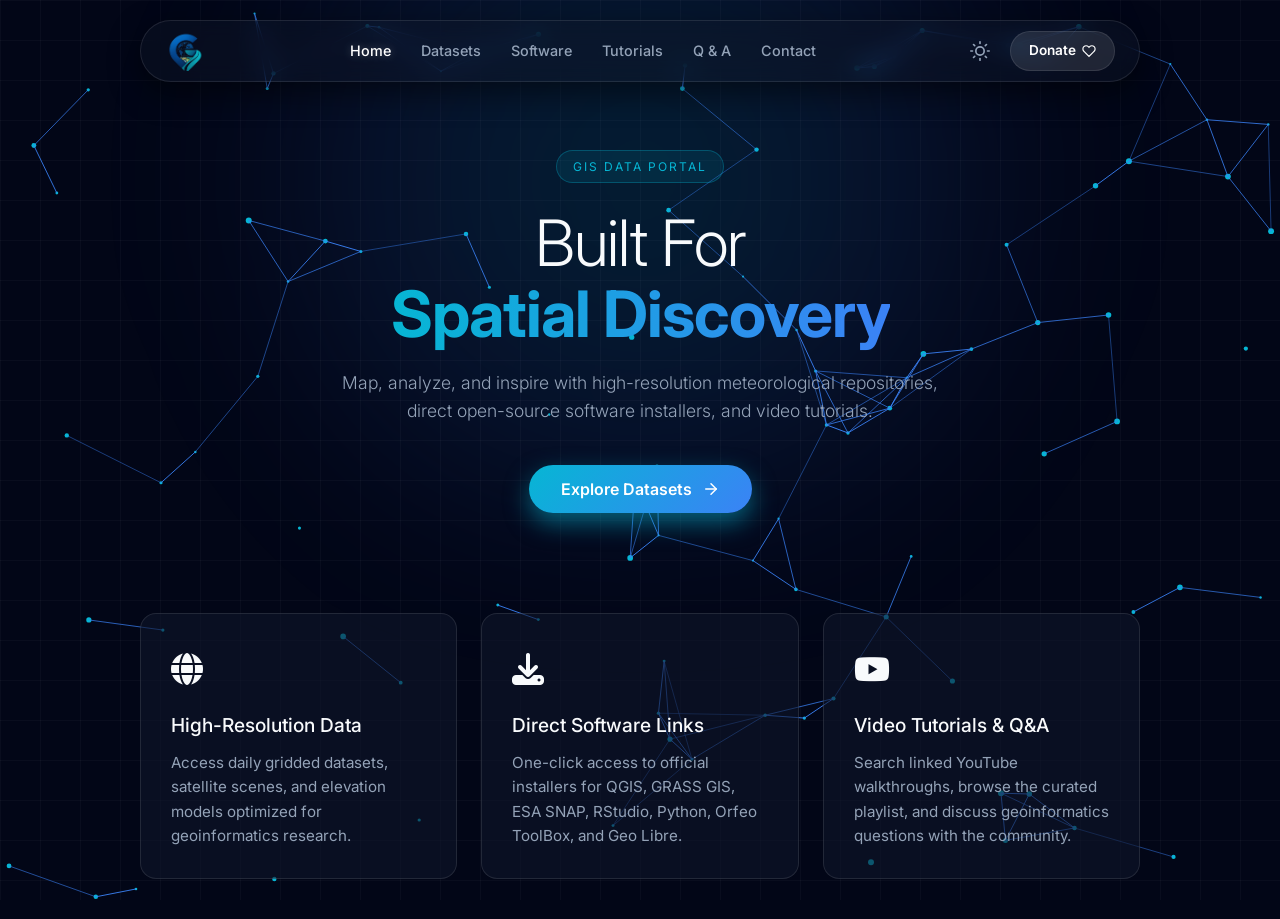
<file: frontend/index.html>
<!DOCTYPE html>
<html lang="en">
<head>
    <meta charset="UTF-8">
    <meta name="viewport" content="width=device-width, initial-scale=1.0">
    <title>GIS Gateway | Spatial Intelligence</title>
    <link href="https://fonts.googleapis.com/css2?family=Inter:wght@300;400;500;600;700&display=swap" rel="stylesheet">
    
    <!-- Font Awesome CDN -->
    <link rel="stylesheet" href="https://cdnjs.cloudflare.com/ajax/libs/font-awesome/6.4.0/css/all.min.css">

    <!-- Version 24.0 forces the browser to drop the cache -->
    <link rel="stylesheet" href="style.css?v=24.0">
    <meta name="google-adsense-account" content="ca-pub-8841814950405003">

    <style>
        /* Category Filter Tabs */
        .filter-tabs {
            display: flex;
            justify-content: center;
            flex-wrap: wrap;
            gap: 10px;
            margin: 24px auto 10px auto;
            max-width: 900px;
            padding: 0 20px;
        }

        .filter-btn {
            background: rgba(255, 255, 255, 0.04);
            border: 1px solid rgba(56, 189, 248, 0.25);
            color: #cbd5e1;
            padding: 8px 18px;
            border-radius: 999px;
            font-size: 0.85rem;
            font-weight: 500;
            cursor: pointer;
            transition: all 0.25s ease;
            font-family: inherit;
        }

        .filter-btn:hover,
        .filter-btn.active {
            background: linear-gradient(135deg, #0284c7, #06b6d4);
            border-color: #22d3ee;
            color: #fff;
            box-shadow: 0 0 15px rgba(6, 182, 212, 0.35);
        }

        /* Tutorial Search Bar & Playlist Banner */
        .tutorial-search-wrap {
            max-width: 620px;
            margin: 22px auto 10px auto;
            padding: 0 20px;
            position: relative;
        }

        .tutorial-search-input {
            width: 100%;
            padding: 13px 18px 13px 44px;
            border-radius: 999px;
            border: 1px solid rgba(56, 189, 248, 0.3);
            background: rgba(15, 23, 42, 0.82);
            color: #fff;
            font-size: 0.92rem;
            font-family: inherit;
            outline: none;
            box-sizing: border-box;
            transition: border-color 0.25s ease, box-shadow 0.25s ease;
        }

        .tutorial-search-input:focus {
            border-color: #22d3ee;
            box-shadow: 0 0 18px rgba(6, 182, 212, 0.25);
        }

        .tutorial-search-icon {
            position: absolute;
            left: 36px;
            top: 50%;
            transform: translateY(-50%);
            color: #38bdf8;
            font-size: 0.95rem;
        }

        .playlist-banner {
            max-width: 1180px;
            margin: 24px auto 0 auto;
            padding: 18px 24px;
            border-radius: 16px;
            background: rgba(15, 23, 42, 0.78);
            border: 1px solid rgba(56, 189, 248, 0.25);
            display: flex;
            flex-wrap: wrap;
            align-items: center;
            justify-content: space-between;
            gap: 16px;
        }

        .playlist-pills {
            display: flex;
            flex-wrap: wrap;
            gap: 10px;
        }

        .playlist-pill-btn {
            background: rgba(6, 182, 212, 0.12);
            border: 1px solid rgba(6, 182, 212, 0.35);
            color: #67e8f9;
            padding: 7px 14px;
            border-radius: 999px;
            font-size: 0.8rem;
            font-weight: 600;
            text-decoration: none;
            transition: all 0.2s ease;
        }

        .playlist-pill-btn:hover {
            background: linear-gradient(135deg, #0284c7, #06b6d4);
            color: #fff;
        }

        /* Flashcard UI Styling */
        .flashcard-grid {
            display: grid;
            grid-template-columns: repeat(auto-fill, minmax(330px, 1fr));
            gap: 26px;
            max-width: 1180px;
            margin: 30px auto 60px auto;
            padding: 0 20px;
            text-align: left;
        }

        .flashcard {
            background: rgba(15, 23, 42, 0.78);
            backdrop-filter: blur(16px);
            border: 1px solid rgba(56, 189, 248, 0.22);
            border-radius: 18px;
            padding: 26px;
            display: flex;
            flex-direction: column;
            justify-content: space-between;
            text-decoration: none;
            color: inherit;
            position: relative;
            overflow: hidden;
            transition: transform 0.28s ease, box-shadow 0.28s ease, border-color 0.28s ease;
        }

        .flashcard::before {
            content: "";
            position: absolute;
            top: 0;
            left: 0;
            width: 100%;
            height: 4px;
            background: linear-gradient(90deg, #3b82f6, #06b6d4);
        }

        .flashcard:hover {
            transform: translateY(-7px);
            border-color: rgba(6, 182, 212, 0.6);
            box-shadow: 0 16px 35px rgba(0, 0, 0, 0.45), 0 0 22px rgba(6, 182, 212, 0.2);
        }

        .flashcard-top {
            display: flex;
            justify-content: space-between;
            align-items: center;
            margin-bottom: 18px;
            gap: 10px;
        }

        .flashcard-icon {
            width: 48px;
            height: 48px;
            min-width: 48px;
            border-radius: 12px;
            background: rgba(6, 182, 212, 0.12);
            border: 1px solid rgba(6, 182, 212, 0.35);
            display: flex;
            align-items: center;
            justify-content: center;
            color: #06b6d4;
            font-size: 1.35rem;
        }

        .flashcard-badge {
            font-size: 0.72rem;
            font-weight: 600;
            padding: 5px 12px;
            border-radius: 999px;
            background: rgba(6, 182, 212, 0.14);
            color: #22d3ee;
            border: 1px solid rgba(6, 182, 212, 0.3);
            white-space: nowrap;
        }

        .flashcard-title {
            font-size: 1.3rem;
            font-weight: 700;
            color: #fff;
            margin: 0 0 4px 0;
        }

        .flashcard-domain {
            font-size: 0.78rem;
            color: #38bdf8;
            font-family: monospace;
            display: block;
            margin-bottom: 14px;
            word-break: break-all;
        }

        .flashcard-desc {
            font-size: 0.88rem;
            color: #cbd5e1;
            line-height: 1.6;
            margin: 0 0 20px 0;
        }

        .flashcard-specs {
            background: rgba(255, 255, 255, 0.03);
            border: 1px solid rgba(255, 255, 255, 0.07);
            border-radius: 12px;
            padding: 12px 14px;
            margin-bottom: 22px;
            display: grid;
            grid-template-columns: 1fr 1fr;
            gap: 10px;
        }

        .spec-label {
            color: #64748b;
            display: block;
            font-size: 0.68rem;
            text-transform: uppercase;
            letter-spacing: 0.5px;
            margin-bottom: 2px;
        }

        .spec-value {
            color: #f8fafc;
            font-size: 0.8rem;
            font-weight: 600;
        }

        .flashcard-action {
            display: flex;
            align-items: center;
            justify-content: center;
            gap: 8px;
            width: 100%;
            padding: 12px;
            border-radius: 10px;
            background: linear-gradient(135deg, #0284c7, #06b6d4);
            color: #fff;
            font-weight: 600;
            font-size: 0.88rem;
            box-sizing: border-box;
        }

        .video-embed-frame {
            width: 100%;
            aspect-ratio: 16 / 9;
            border: none;
            border-radius: 12px;
            margin-bottom: 16px;
            background: #020617;
        }

        /* Interactive Community Q & A Forum */
        .qa-wrapper {
            max-width: 900px;
            margin: 25px auto 60px auto;
            padding: 0 20px;
            text-align: left;
        }

        .qa-ask-card {
            background: rgba(15, 23, 42, 0.82);
            backdrop-filter: blur(16px);
            border: 1px solid rgba(56, 189, 248, 0.28);
            border-radius: 18px;
            padding: 24px;
            margin-bottom: 30px;
        }

        .qa-input-row {
            display: grid;
            grid-template-columns: 1fr;
            gap: 12px;
            margin-bottom: 12px;
        }

        .qa-field {
            width: 100%;
            padding: 12px 15px;
            border-radius: 10px;
            border: 1px solid rgba(56, 189, 248, 0.25);
            background: rgba(2, 6, 23, 0.65);
            color: #f8fafc;
            font-family: inherit;
            font-size: 0.9rem;
            box-sizing: border-box;
            outline: none;
        }

        .qa-field:focus {
            border-color: #22d3ee;
            box-shadow: 0 0 12px rgba(6, 182, 212, 0.2);
        }

        .qa-thread-list {
            display: flex;
            flex-direction: column;
            gap: 20px;
        }

        .qa-thread-card {
            background: rgba(15, 23, 42, 0.78);
            backdrop-filter: blur(16px);
            border: 1px solid rgba(56, 189, 248, 0.22);
            border-radius: 16px;
            padding: 22px 24px;
            position: relative;
        }

        .qa-thread-header {
            display: flex;
            justify-content: space-between;
            align-items: center;
            margin-bottom: 10px;
            gap: 10px;
        }

        .qa-author-badge {
            display: inline-flex;
            align-items: center;
            gap: 8px;
            font-weight: 600;
            color: #38bdf8;
            font-size: 0.92rem;
        }

        .qa-timestamp {
            font-size: 0.75rem;
            color: #64748b;
        }

        .qa-question-text {
            font-size: 0.96rem;
            color: #f1f5f9;
            line-height: 1.6;
            margin: 0 0 14px 0;
            white-space: pre-wrap;
        }

        .qa-reply-toggle-btn {
            background: rgba(6, 182, 212, 0.12);
            border: 1px solid rgba(6, 182, 212, 0.35);
            color: #22d3ee;
            padding: 6px 14px;
            border-radius: 999px;
            font-size: 0.8rem;
            font-weight: 600;
            cursor: pointer;
            font-family: inherit;
            transition: all 0.2s ease;
        }

        .qa-reply-toggle-btn:hover {
            background: linear-gradient(135deg, #0284c7, #06b6d4);
            color: #fff;
        }

        .qa-replies-container {
            margin-top: 16px;
            padding-left: 18px;
            border-left: 2px solid rgba(56, 189, 248, 0.3);
            display: flex;
            flex-direction: column;
            gap: 12px;
        }

        .qa-reply-item {
            background: rgba(255, 255, 255, 0.03);
            border: 1px solid rgba(255, 255, 255, 0.06);
            border-radius: 12px;
            padding: 12px 15px;
        }

        .qa-reply-form {
            margin-top: 14px;
            padding: 14px;
            border-radius: 12px;
            background: rgba(2, 6, 23, 0.55);
            border: 1px solid rgba(56, 189, 248, 0.2);
            display: none;
            flex-direction: column;
            gap: 10px;
        }

        /* ================= MOBILE RESPONSIVE STYLES ================= */
        html, body {
            max-width: 100%;
            overflow-x: hidden;
        }

        .mobile-menu-btn {
            display: none;
            background: rgba(255, 255, 255, 0.06);
            border: 1px solid rgba(56, 189, 248, 0.3);
            color: #f8fafc;
            width: 44px;
            height: 44px;
            border-radius: 10px;
            align-items: center;
            justify-content: center;
            font-size: 1.15rem;
            cursor: pointer;
        }

        body.light-mode .mobile-menu-btn {
            color: #0f172a;
            background: rgba(15, 23, 42, 0.06);
            border-color: rgba(15, 23, 42, 0.18);
        }

        @media (max-width: 820px) {
            .mobile-menu-btn {
                display: inline-flex;
            }

            .main-nav {
                display: none;
                position: absolute;
                top: calc(100% + 10px);
                left: 16px;
                right: 16px;
                flex-direction: column;
                gap: 6px;
                padding: 14px;
                border-radius: 16px;
                background: rgba(15, 23, 42, 0.96);
                backdrop-filter: blur(18px);
                border: 1px solid rgba(56, 189, 248, 0.28);
                box-shadow: 0 18px 36px rgba(0, 0, 0, 0.55);
                z-index: 999;
            }

            body.light-mode .main-nav {
                background: rgba(255, 255, 255, 0.97);
                border-color: rgba(15, 23, 42, 0.14);
            }

            .main-nav.mobile-open {
                display: flex;
            }

            .main-nav .nav-link {
                padding: 12px 14px;
                min-height: 44px;
                display: flex;
                align-items: center;
                border-radius: 10px;
            }

            .hero-title {
                font-size: clamp(1.85rem, 7vw, 2.5rem) !important;
                line-height: 1.18;
            }

            .hero-subtitle {
                font-size: 0.95rem;
                padding: 0 6px;
            }

            .flashcard-grid {
                grid-template-columns: 1fr !important;
                gap: 18px;
                margin: 20px auto 44px auto;
                padding: 0 14px;
            }

            .flashcard {
                padding: 20px;
            }

            .flashcard-specs {
                grid-template-columns: 1fr;
            }

            .playlist-banner {
                margin: 18px 14px 0 14px;
                padding: 16px;
                flex-direction: column;
                align-items: flex-start;
            }

            .playlist-pills {
                width: 100%;
            }

            .playlist-pill-btn {
                min-height: 44px;
                display: inline-flex;
                align-items: center;
            }

            .qa-wrapper {
                padding: 0 14px;
                margin-bottom: 44px;
            }

            .qa-ask-card,
            .qa-thread-card {
                padding: 18px;
            }

            .qa-replies-container {
                padding-left: 12px;
            }

            .filter-btn,
            .qa-reply-toggle-btn,
            #theme-toggle,
            .donate-btn {
                min-height: 44px;
            }
        }

        /* Light Mode Compatibility */
        body.light-mode .flashcard,
        body.light-mode .playlist-banner,
        body.light-mode .qa-ask-card,
        body.light-mode .qa-thread-card {
            background: rgba(255, 255, 255, 0.92);
            border-color: rgba(15, 23, 42, 0.12);
        }
        body.light-mode .flashcard-title,
        body.light-mode .spec-value,
        body.light-mode .qa-question-text {
            color: #0f172a;
        }
        body.light-mode .flashcard-desc {
            color: #334155;
        }
        body.light-mode .flashcard-specs,
        body.light-mode .qa-reply-item {
            background: rgba(15, 23, 42, 0.04);
            border-color: rgba(15, 23, 42, 0.08);
        }
        body.light-mode .filter-btn {
            color: #334155;
            background: rgba(15, 23, 42, 0.05);
            border-color: rgba(15, 23, 42, 0.15);
        }
        body.light-mode .filter-btn.active {
            color: #fff;
        }
        body.light-mode .tutorial-search-input,
        body.light-mode .qa-field {
            background: #f8fafc;
            color: #0f172a;
            border-color: rgba(15, 23, 42, 0.18);
        }
        body.light-mode .qa-reply-form {
            background: #f1f5f9;
        }
    </style>
</head>
<body>

    <!-- Ambient Background Effects -->
    <div class="ambient-glow"></div>
    <div class="spatial-grid"></div>
    <canvas id="spatial-network"></canvas>

    <!-- Floating Glass Navigation -->
    <header class="glass-nav">
        <div class="nav-container">
            <div class="logo">
                <img src="logoonly.png" alt="GIS Gateway Logo" class="brand-logo">
            </div>
            <nav class="main-nav">
                <a href="#home" class="nav-link active" data-target="home">Home</a>
                <a href="#datasets" class="nav-link" data-target="datasets">Datasets</a>
                <a href="#software" class="nav-link" data-target="software">Software</a>
                <a href="#tutorials" class="nav-link" data-target="tutorials">Tutorials</a>
                <a href="#qa" class="nav-link" data-target="qa">Q &amp; A</a>
                <a href="#contact" class="nav-link" data-target="contact">Contact</a>
            </nav>
            <div class="nav-actions" style="display: flex; align-items: center; gap: 12px;">
                
                <!-- Theme Toggle Button -->
                <button id="theme-toggle" class="theme-toggle-btn" aria-label="Toggle theme">
                    <svg id="sun-icon" xmlns="http://www.w3.org/2000/svg" width="20" height="20" viewBox="0 0 24 24" fill="none" stroke="currentColor" stroke-width="2" stroke-linecap="round" stroke-linejoin="round">
                        <circle cx="12" cy="12" r="5"></circle><line x1="12" y1="1" x2="12" y2="3"></line><line x1="12" y1="21" x2="12" y2="23"></line><line x1="4.22" y1="4.22" x2="5.64" y2="5.64"></line><line x1="18.36" y1="18.36" x2="19.78" y2="19.78"></line><line x1="1" y1="12" x2="3" y2="12"></line><line x1="21" y1="12" x2="23" y2="12"></line><line x1="4.22" y1="19.78" x2="5.64" y2="18.36"></line><line x1="18.36" y1="5.64" x2="19.78" y2="4.22"></line>
                    </svg>
                    <svg id="moon-icon" xmlns="http://www.w3.org/2000/svg" width="20" height="20" viewBox="0 0 24 24" fill="none" stroke="currentColor" stroke-width="2" stroke-linecap="round" stroke-linejoin="round" style="display: none;">
                        <path d="M21 12.79A9 9 0 1 1 11.21 3 7 7 0 0 0 21 12.79z"></path>
                    </svg>
                </button>

                <button type="button" id="mobileMenuBtn" class="mobile-menu-btn" aria-label="Toggle navigation menu" aria-expanded="false">
                    <i class="fa-solid fa-bars"></i>
                </button>

                <a href="#donate" data-target="donate" class="donate-btn route-btn">Donate <svg width="14" height="14" viewBox="0 0 24 24" fill="none" stroke="currentColor" stroke-width="2"><path d="M20.84 4.61a5.5 5.5 0 0 0-7.78 0L12 5.67l-1.06-1.06a5.5 5.5 0 0 0-7.78 7.78l1.06 1.06L12 21.23l7.78-7.78 1.06-1.06a5.5 5.5 0 0 0 0-7.78z"></path></svg></a>
            </div>
        </div>
    </header>

    <main class="dashboard">
        
        <!-- ================= HOME PAGE ================= -->
        <section id="home" class="page-section active">
            <div class="hero-container">
                <span class="hero-badge">GIS DATA PORTAL</span>
                <h1 class="hero-title">Built For <br><span class="text-gradient">Spatial Discovery</span></h1>
                <p class="hero-subtitle">Map, analyze, and inspire with high-resolution meteorological repositories, direct open-source software installers, and video tutorials.</p>
                <button class="glow-btn route-btn" data-target="datasets">
                    Explore Datasets
                    <svg width="18" height="18" viewBox="0 0 24 24" fill="none" stroke="currentColor" stroke-width="2" stroke-linecap="round" stroke-linejoin="round"><line x1="5" y1="12" x2="19" y2="12"></line><polyline points="12 5 19 12 12 19"></polyline></svg>
                </button>
            </div>
            <div class="feature-grid">
                <div class="glass-card">
                    <div class="card-icon"><i class="fa-solid fa-globe"></i></div>
                    <h3>High-Resolution Data</h3>
                    <p>Access daily gridded datasets, satellite scenes, and elevation models optimized for geoinformatics research.</p>
                </div>
                <div class="glass-card">
                    <div class="card-icon"><i class="fa-solid fa-download"></i></div>
                    <h3>Direct Software Links</h3>
                    <p>One-click access to official installers for QGIS, GRASS GIS, ESA SNAP, RStudio, Python, Orfeo ToolBox, and Geo Libre.</p>
                </div>
                <div class="glass-card">
                    <div class="card-icon"><i class="fa-brands fa-youtube"></i></div>
                    <h3>Video Tutorials &amp; Q&amp;A</h3>
                    <p>Search linked YouTube walkthroughs, browse the curated playlist, and discuss geoinformatics questions with the community.</p>
                </div>
            </div>
        </section>

        <!-- ================= DATASETS PAGE ================= -->
        <section id="datasets" class="page-section">
            <div class="hero-container" style="padding-bottom: 10px;">
                <span class="hero-badge">SPATIAL MODULES</span>
                <h2 class="hero-title" style="font-size: 2.5rem;">Open-Access Dataset Directory</h2>
                <p class="hero-subtitle">Filter by category below and click any flashcard to launch its official open-access download repository.</p>
                
                <div class="filter-tabs">
                    <button class="filter-btn active" onclick="filterFlashcards('all', this)">All Portals (10)</button>
                    <button class="filter-btn" onclick="filterFlashcards('climate', this)">Climate &amp; Rainfall</button>
                    <button class="filter-btn" onclick="filterFlashcards('satellite', this)">Satellite &amp; EO</button>
                    <button class="filter-btn" onclick="filterFlashcards('elevation', this)">DEM &amp; Hydrology</button>
                </div>
            </div>
            
            <div class="flashcard-grid">
                
                <!-- 1. IMD Gridded Data -->
                <a href="https://imdweb.lwcc.in/" target="_blank" rel="noopener noreferrer" class="flashcard" data-category="climate">
                    <div>
                        <div class="flashcard-top">
                            <div class="flashcard-icon"><i class="fa-solid fa-cloud-showers-heavy"></i></div>
                            <span class="flashcard-badge">0.25° × 0.25° Binary / NetCDF</span>
                        </div>
                        <h3 class="flashcard-title">IMD Gridded Data</h3>
                        <span class="flashcard-domain">imdweb.lwcc.in</span>
                        <p class="flashcard-desc">
                            Official India Meteorological Department (IMD Pune) high-spatial-resolution daily gridded rainfall (1901–present) and temperature (1951–present) binary and NetCDF archives over India.
                        </p>
                        <div class="flashcard-specs">
                            <div>
                                <span class="spec-label">Temporal Range</span>
                                <span class="spec-value">Daily (1901–Present)</span>
                            </div>
                            <div>
                                <span class="spec-label">Parameters</span>
                                <span class="spec-value">Rainfall, Tmin, Tmax</span>
                            </div>
                            <div>
                                <span class="spec-label">Spatial Resolution</span>
                                <span class="spec-value">0.25° &amp; 1.0° Grid</span>
                            </div>
                            <div>
                                <span class="spec-label">Source Agency</span>
                                <span class="spec-value">IMD Pune (CRS)</span>
                            </div>
                        </div>
                    </div>
                    <div class="flashcard-action">
                        <span>Visit IMD Pune Portal</span>
                        <i class="fa-solid fa-arrow-up-right-from-square"></i>
                    </div>
                </a>

                <!-- 2. Copernicus Global DEM -->
                <a href="https://portal.opentopography.org/raster?opentopoID=OTSDEM.032021.4326.3" target="_blank" rel="noopener noreferrer" class="flashcard" data-category="elevation">
                    <div>
                        <div class="flashcard-top">
                            <div class="flashcard-icon"><i class="fa-solid fa-mountain"></i></div>
                            <span class="flashcard-badge">30m GLO-30 GeoTIFF</span>
                        </div>
                        <h3 class="flashcard-title">Copernicus Global DEM</h3>
                        <span class="flashcard-domain">portal.opentopography.org</span>
                        <p class="flashcard-desc">
                            High-precision 30-meter Digital Surface Model (DSM) derived from the TanDEM-X radar mission for terrain relief, slope, and hydrological modeling without login requirements.
                        </p>
                        <div class="flashcard-specs">
                            <div>
                                <span class="spec-label">Spatial Resolution</span>
                                <span class="spec-value">30 Meters (1 arc-sec)</span>
                            </div>
                            <div>
                                <span class="spec-label">File Format</span>
                                <span class="spec-value">GeoTIFF Raster</span>
                            </div>
                            <div>
                                <span class="spec-label">Coverage</span>
                                <span class="spec-value">Global Surface</span>
                            </div>
                            <div>
                                <span class="spec-label">Provider</span>
                                <span class="spec-value">ESA / OpenTopography</span>
                            </div>
                        </div>
                    </div>
                    <div class="flashcard-action">
                        <span>Visit OpenTopography Portal</span>
                        <i class="fa-solid fa-arrow-up-right-from-square"></i>
                    </div>
                </a>

                <!-- 3. ISRO Bhoonidhi EO Data Hub -->
                <a href="https://bhoonidhi.nrsc.gov.in/" target="_blank" rel="noopener noreferrer" class="flashcard" data-category="satellite elevation">
                    <div>
                        <div class="flashcard-top">
                            <div class="flashcard-icon"><i class="fa-solid fa-satellite"></i></div>
                            <span class="flashcard-badge">5m+ Open IRS / SAR</span>
                        </div>
                        <h3 class="flashcard-title">ISRO Bhoonidhi EO Hub</h3>
                        <span class="flashcard-domain">bhoonidhi.nrsc.gov.in</span>
                        <p class="flashcard-desc">
                            NRSC/ISRO Earth Observation data hub offering free open access to Indian Remote Sensing (Resourcesat LISS-III/IV, EOS-04 SAR, Oceansat, CartoDEM) and NISAR S-SAR collections.
                        </p>
                        <div class="flashcard-specs">
                            <div>
                                <span class="spec-label">Spatial Resolution</span>
                                <span class="spec-value">5m to 56m (Open Policy)</span>
                            </div>
                            <div>
                                <span class="spec-label">File Format</span>
                                <span class="spec-value">GeoTIFF / HDF5</span>
                            </div>
                            <div>
                                <span class="spec-label">Archive Span</span>
                                <span class="spec-value">1986–Present</span>
                            </div>
                            <div>
                                <span class="spec-label">Source Agency</span>
                                <span class="spec-value">NRSC / ISRO</span>
                            </div>
                        </div>
                    </div>
                    <div class="flashcard-action">
                        <span>Visit ISRO Bhoonidhi</span>
                        <i class="fa-solid fa-arrow-up-right-from-square"></i>
                    </div>
                </a>

                <!-- 4. ISRO MOSDAC -->
                <a href="https://www.mosdac.gov.in/" target="_blank" rel="noopener noreferrer" class="flashcard" data-category="climate satellite">
                    <div>
                        <div class="flashcard-top">
                            <div class="flashcard-icon"><i class="fa-solid fa-hurricane"></i></div>
                            <span class="flashcard-badge">INSAT-3DR / 3DS HDF5</span>
                        </div>
                        <h3 class="flashcard-title">ISRO MOSDAC Archive</h3>
                        <span class="flashcard-domain">mosdac.gov.in</span>
                        <p class="flashcard-desc">
                            Meteorological &amp; Oceanographic Satellite Data Archival Centre by Space Applications Centre (ISRO) for half-hourly INSAT cloud imagery, Hydro-Estimator rainfall, and ocean products.
                        </p>
                        <div class="flashcard-specs">
                            <div>
                                <span class="spec-label">Temporal Range</span>
                                <span class="spec-value">15/30-Min &amp; Daily</span>
                            </div>
                            <div>
                                <span class="spec-label">Parameters</span>
                                <span class="spec-value">Rainfall, OLR, SST, Winds</span>
                            </div>
                            <div>
                                <span class="spec-label">Coverage</span>
                                <span class="spec-value">India &amp; Indian Ocean</span>
                            </div>
                            <div>
                                <span class="spec-label">Source Agency</span>
                                <span class="spec-value">SAC / ISRO</span>
                            </div>
                        </div>
                    </div>
                    <div class="flashcard-action">
                        <span>Visit MOSDAC Portal</span>
                        <i class="fa-solid fa-arrow-up-right-from-square"></i>
                    </div>
                </a>

                <!-- 5. ECMWF ERA5 Climate Data Store -->
                <a href="https://cds.climate.copernicus.eu/datasets/reanalysis-era5-single-levels?tab=overview" target="_blank" rel="noopener noreferrer" class="flashcard" data-category="climate">
                    <div>
                        <div class="flashcard-top">
                            <div class="flashcard-icon"><i class="fa-solid fa-temperature-half"></i></div>
                            <span class="flashcard-badge">0.25° Hourly NetCDF / GRIB</span>
                        </div>
                        <h3 class="flashcard-title">ECMWF ERA5 Reanalysis</h3>
                        <span class="flashcard-domain">cds.climate.copernicus.eu</span>
                        <p class="flashcard-desc">
                            Fifth-generation ECMWF global atmospheric, land-surface, and wave reanalysis providing hourly single-level and pressure-level climate variables from 1940 to the present.
                        </p>
                        <div class="flashcard-specs">
                            <div>
                                <span class="spec-label">Temporal Range</span>
                                <span class="spec-value">Hourly (1940–Present)</span>
                            </div>
                            <div>
                                <span class="spec-label">Spatial Resolution</span>
                                <span class="spec-value">0.25° × 0.25° (~31 km)</span>
                            </div>
                            <div>
                                <span class="spec-label">Parameters</span>
                                <span class="spec-value">2m Temp, Wind, CAPE, Rad</span>
                            </div>
                            <div>
                                <span class="spec-label">Access Method</span>
                                <span class="spec-value">Web UI &amp; Python cdsapi</span>
                            </div>
                        </div>
                    </div>
                    <div class="flashcard-action">
                        <span>Visit Copernicus CDS</span>
                        <i class="fa-solid fa-arrow-up-right-from-square"></i>
                    </div>
                </a>

                <!-- 6. CHIRPS Direct HTTP Repository -->
                <a href="https://data.chc.ucsb.edu/products/CHIRPS-2.0/" target="_blank" rel="noopener noreferrer" class="flashcard" data-category="climate">
                    <div>
                        <div class="flashcard-top">
                            <div class="flashcard-icon"><i class="fa-solid fa-droplet"></i></div>
                            <span class="flashcard-badge">0.05° (~5.5 km) GeoTIFF / NC</span>
                        </div>
                        <h3 class="flashcard-title">CHIRPS Global Rainfall</h3>
                        <span class="flashcard-domain">data.chc.ucsb.edu/products/CHIRPS-2.0</span>
                        <p class="flashcard-desc">
                            Climate Hazards Center InfraRed Precipitation with Station data (UCSB). Direct HTTP directory download (no login required) for high-resolution daily and monthly rainfall grids.
                        </p>
                        <div class="flashcard-specs">
                            <div>
                                <span class="spec-label">Temporal Range</span>
                                <span class="spec-value">Daily / Monthly (1981+)</span>
                            </div>
                            <div>
                                <span class="spec-label">Spatial Resolution</span>
                                <span class="spec-value">0.05° × 0.05° Quasi-Global</span>
                            </div>
                            <div>
                                <span class="spec-label">File Format</span>
                                <span class="spec-value">GeoTIFF &amp; NetCDF</span>
                            </div>
                            <div>
                                <span class="spec-label">Provider</span>
                                <span class="spec-value">UCSB CHC / USGS</span>
                            </div>
                        </div>
                    </div>
                    <div class="flashcard-action">
                        <span>Open Direct HTTP Directory</span>
                        <i class="fa-solid fa-arrow-up-right-from-square"></i>
                    </div>
                </a>

                <!-- 7. Copernicus Data Space Browser -->
                <a href="https://browser.dataspace.copernicus.eu/" target="_blank" rel="noopener noreferrer" class="flashcard" data-category="satellite climate">
                    <div>
                        <div class="flashcard-top">
                            <div class="flashcard-icon"><i class="fa-solid fa-earth-americas"></i></div>
                            <span class="flashcard-badge">Sentinel 1 / 2 / 3 / 5P</span>
                        </div>
                        <h3 class="flashcard-title">Copernicus Data Space</h3>
                        <span class="flashcard-domain">browser.dataspace.copernicus.eu</span>
                        <p class="flashcard-desc">
                            European Space Agency's interactive browser for instant visualization and raw product download of Sentinel-1 SAR, Sentinel-2 10m optical, and Sentinel-5P atmospheric trace gases.
                        </p>
                        <div class="flashcard-specs">
                            <div>
                                <span class="spec-label">Spatial Resolution</span>
                                <span class="spec-value">10m (S2) to 3.5km (S5P)</span>
                            </div>
                            <div>
                                <span class="spec-label">Sensors</span>
                                <span class="spec-value">SAR, MSI, OLCI, TROPOMI</span>
                            </div>
                            <div>
                                <span class="spec-label">File Format</span>
                                <span class="spec-value">SAFE / NetCDF / GeoTIFF</span>
                            </div>
                            <div>
                                <span class="spec-label">Provider</span>
                                <span class="spec-value">ESA / EU Copernicus</span>
                            </div>
                        </div>
                    </div>
                    <div class="flashcard-action">
                        <span>Launch Copernicus Browser</span>
                        <i class="fa-solid fa-arrow-up-right-from-square"></i>
                    </div>
                </a>

                <!-- 8. NASA GES DISC & Giovanni -->
                <a href="https://disc.gsfc.nasa.gov/" target="_blank" rel="noopener noreferrer" class="flashcard" data-category="climate satellite">
                    <div>
                        <div class="flashcard-top">
                            <div class="flashcard-icon"><i class="fa-solid fa-wind"></i></div>
                            <span class="flashcard-badge">0.1° GPM IMERG &amp; MERRA-2</span>
                        </div>
                        <h3 class="flashcard-title">NASA GES DISC Archive</h3>
                        <span class="flashcard-domain">disc.gsfc.nasa.gov</span>
                        <p class="flashcard-desc">
                            Goddard Earth Sciences Data and Information Services Center hosting GPM IMERG half-hourly precipitation, MERRA-2 aerosol/radiation reanalysis, and OMI atmospheric products.
                        </p>
                        <div class="flashcard-specs">
                            <div>
                                <span class="spec-label">Temporal Range</span>
                                <span class="spec-value">30-Min / Hourly / Monthly</span>
                            </div>
                            <div>
                                <span class="spec-label">Key Collections</span>
                                <span class="spec-value">GPM IMERG, MERRA-2, AIRS</span>
                            </div>
                            <div>
                                <span class="spec-label">File Format</span>
                                <span class="spec-value">NetCDF4 / HDF5</span>
                            </div>
                            <div>
                                <span class="spec-label">Source Agency</span>
                                <span class="spec-value">NASA Goddard (Earthdata)</span>
                            </div>
                        </div>
                    </div>
                    <div class="flashcard-action">
                        <span>Visit NASA GES DISC</span>
                        <i class="fa-solid fa-arrow-up-right-from-square"></i>
                    </div>
                </a>

                <!-- 9. USGS EarthExplorer -->
                <a href="https://earthexplorer.usgs.gov/" target="_blank" rel="noopener noreferrer" class="flashcard" data-category="satellite elevation">
                    <div>
                        <div class="flashcard-top">
                            <div class="flashcard-icon"><i class="fa-solid fa-layer-group"></i></div>
                            <span class="flashcard-badge">30m Landsat 1–9 &amp; SRTM</span>
                        </div>
                        <h3 class="flashcard-title">USGS EarthExplorer</h3>
                        <span class="flashcard-domain">earthexplorer.usgs.gov</span>
                        <p class="flashcard-desc">
                            Comprehensive global catalog of multi-decadal Landsat (1–9) Level-2 Surface Reflectance imagery, SRTM 30m digital elevation tiles, and hyperspectral earth observation data.
                        </p>
                        <div class="flashcard-specs">
                            <div>
                                <span class="spec-label">Spatial Resolution</span>
                                <span class="spec-value">15m Pan / 30m Multispectral</span>
                            </div>
                            <div>
                                <span class="spec-label">Archive Span</span>
                                <span class="spec-value">1972–Present (Landsat)</span>
                            </div>
                            <div>
                                <span class="spec-label">File Format</span>
                                <span class="spec-value">Cloud-Optimized GeoTIFF</span>
                            </div>
                            <div>
                                <span class="spec-label">Source Agency</span>
                                <span class="spec-value">USGS EROS Center</span>
                            </div>
                        </div>
                    </div>
                    <div class="flashcard-action">
                        <span>Visit USGS EarthExplorer</span>
                        <i class="fa-solid fa-arrow-up-right-from-square"></i>
                    </div>
                </a>

                <!-- 10. HydroSHEDS & HydroBASINS -->
                <a href="https://www.hydrosheds.org/hydrosheds-core-downloads" target="_blank" rel="noopener noreferrer" class="flashcard" data-category="elevation">
                    <div>
                        <div class="flashcard-top">
                            <div class="flashcard-icon"><i class="fa-solid fa-water"></i></div>
                            <span class="flashcard-badge">3s–30s Shapefile &amp; GeoTIFF</span>
                        </div>
                        <h3 class="flashcard-title">HydroSHEDS &amp; HydroBASINS</h3>
                        <span class="flashcard-domain">hydrosheds.org/hydrosheds-core-downloads</span>
                        <p class="flashcard-desc">
                            Direct open downloads (no registration required) for global hydrologically conditioned DEMs, flow direction/accumulation grids, watershed polygons (HydroBASINS), and river networks.
                        </p>
                        <div class="flashcard-specs">
                            <div>
                                <span class="spec-label">Spatial Resolution</span>
                                <span class="spec-value">3 arc-sec (~90m) to 30s</span>
                            </div>
                            <div>
                                <span class="spec-label">Key Layers</span>
                                <span class="spec-value">HydroBASINS, HydroRIVERS</span>
                            </div>
                            <div>
                                <span class="spec-label">File Format</span>
                                <span class="spec-value">Shapefile, GDB, GeoTIFF</span>
                            </div>
                            <div>
                                <span class="spec-label">Access Type</span>
                                <span class="spec-value">Direct One-Click Download</span>
                            </div>
                        </div>
                    </div>
                    <div class="flashcard-action">
                        <span>Download HydroSHEDS Data</span>
                        <i class="fa-solid fa-arrow-up-right-from-square"></i>
                    </div>
                </a>

            </div>
        </section>

        <!-- ================= SOFTWARE PAGE ================= -->
        <section id="software" class="page-section">
            <div class="hero-container" style="padding-bottom: 10px;">
                <span class="hero-badge">DIRECT INSTALLERS</span>
                <h2 class="hero-title" style="font-size: 2.5rem;">Geospatial &amp; Scientific Software</h2>
                <p class="hero-subtitle">Direct official installer links for desktop GIS, radar/EO processing, statistical geocomputation, and Python environments.</p>
            </div>

            <div class="flashcard-grid">

                <!-- 1. QGIS -->
                <a href="https://download.qgis.org/downloads/QGIS-OSGeo4W-3.44.15-2.msi" target="_blank" rel="noopener noreferrer" class="flashcard">
                    <div>
                        <div class="flashcard-top">
                            <div class="flashcard-icon"><i class="fa-solid fa-map-location-dot"></i></div>
                            <span class="flashcard-badge">Windows MSI (3.44.15-2)</span>
                        </div>
                        <h3 class="flashcard-title">QGIS (OSGeo4W)</h3>
                        <span class="flashcard-domain">download.qgis.org/downloads/QGIS-OSGeo4W-3.44.15-2.msi</span>
                        <p class="flashcard-desc">
                            Direct Windows MSI installer for QGIS OSGeo4W with GDAL/OGR, GRASS/SAGA processing providers, vector/raster editing, and cartographic layout tools.
                        </p>
                        <div class="flashcard-specs">
                            <div>
                                <span class="spec-label">Package Type</span>
                                <span class="spec-value">Windows .msi Installer</span>
                            </div>
                            <div>
                                <span class="spec-label">Build</span>
                                <span class="spec-value">OSGeo4W 3.44.15-2</span>
                            </div>
                        </div>
                    </div>
                    <div class="flashcard-action">
                        <span>Download QGIS Installer</span>
                        <i class="fa-solid fa-download"></i>
                    </div>
                </a>

                <!-- 2. GRASS GIS -->
                <a href="https://grass.osgeo.org/grass84/binary/mswindows/native/WinGRASS-8.4.2-1-Setup.exe" target="_blank" rel="noopener noreferrer" class="flashcard">
                    <div>
                        <div class="flashcard-top">
                            <div class="flashcard-icon"><i class="fa-solid fa-seedling"></i></div>
                            <span class="flashcard-badge">WinGRASS 8.4.2-1 (.exe)</span>
                        </div>
                        <h3 class="flashcard-title">GRASS GIS</h3>
                        <span class="flashcard-domain">grass.osgeo.org/grass84/binary/mswindows/native/WinGRASS-8.4.2-1-Setup.exe</span>
                        <p class="flashcard-desc">
                            Direct native Windows installer for GRASS GIS 8.4, featuring powerful raster/voxel modeling, watershed &amp; flow routing, and time-series spatial analysis.
                        </p>
                        <div class="flashcard-specs">
                            <div>
                                <span class="spec-label">Package Type</span>
                                <span class="spec-value">Windows .exe Setup</span>
                            </div>
                            <div>
                                <span class="spec-label">Version</span>
                                <span class="spec-value">WinGRASS 8.4.2-1</span>
                            </div>
                        </div>
                    </div>
                    <div class="flashcard-action">
                        <span>Download GRASS GIS</span>
                        <i class="fa-solid fa-download"></i>
                    </div>
                </a>

                <!-- 3. ESA SNAP -->
                <a href="https://download.esa.int/step/snap/14.0/installers/esa-snap_all_windows-14.0.0.exe" target="_blank" rel="noopener noreferrer" class="flashcard">
                    <div>
                        <div class="flashcard-top">
                            <div class="flashcard-icon"><i class="fa-solid fa-satellite-dish"></i></div>
                            <span class="flashcard-badge">SNAP 14.0.0 Windows</span>
                        </div>
                        <h3 class="flashcard-title">ESA SNAP Toolbox</h3>
                        <span class="flashcard-domain">download.esa.int/step/snap/14.0/installers/esa-snap_all_windows-14.0.0.exe</span>
                        <p class="flashcard-desc">
                            Direct Windows installer for the European Space Agency Sentinel Application Platform (v14.0.0) for Sentinel-1 SAR, Sentinel-2 optical, and Sentinel-3 processing.
                        </p>
                        <div class="flashcard-specs">
                            <div>
                                <span class="spec-label">Package Type</span>
                                <span class="spec-value">Windows .exe Installer</span>
                            </div>
                            <div>
                                <span class="spec-label">Version</span>
                                <span class="spec-value">ESA SNAP 14.0.0</span>
                            </div>
                        </div>
                    </div>
                    <div class="flashcard-action">
                        <span>Download ESA SNAP</span>
                        <i class="fa-solid fa-download"></i>
                    </div>
                </a>

                <!-- 4. R Studio -->
                <a href="https://download1.rstudio.org/electron/windows/RStudio-2026.11.0-203.exe" target="_blank" rel="noopener noreferrer" class="flashcard">
                    <div>
                        <div class="flashcard-top">
                            <div class="flashcard-icon"><i class="fa-solid fa-chart-line"></i></div>
                            <span class="flashcard-badge">RStudio 2026.11.0-203</span>
                        </div>
                        <h3 class="flashcard-title">RStudio Desktop</h3>
                        <span class="flashcard-domain">download1.rstudio.org/electron/windows/RStudio-2026.11.0-203.exe</span>
                        <p class="flashcard-desc">
                            Direct Windows installer for RStudio Desktop IDE, widely used for statistical geocomputation, spatial interpolation, climate trend modeling, and data visualization.
                        </p>
                        <div class="flashcard-specs">
                            <div>
                                <span class="spec-label">Package Type</span>
                                <span class="spec-value">Windows .exe Installer</span>
                            </div>
                            <div>
                                <span class="spec-label">Build</span>
                                <span class="spec-value">2026.11.0-203</span>
                            </div>
                        </div>
                    </div>
                    <div class="flashcard-action">
                        <span>Download RStudio</span>
                        <i class="fa-solid fa-download"></i>
                    </div>
                </a>

                <!-- 5. Python 3.15 / Python Manager -->
                <a href="https://www.python.org/ftp/python/pymanager/python-manager-26.4.msix" target="_blank" rel="noopener noreferrer" class="flashcard">
                    <div>
                        <div class="flashcard-top">
                            <div class="flashcard-icon"><i class="fa-brands fa-python"></i></div>
                            <span class="flashcard-badge">Python 3.15 / Manager 26.4</span>
                        </div>
                        <h3 class="flashcard-title">Python 3.15 (Python Manager)</h3>
                        <span class="flashcard-domain">python.org/ftp/python/pymanager/python-manager-26.4.msix</span>
                        <p class="flashcard-desc">
                            Official Python Manager MSIX package for installing and managing Python 3.15 runtimes on Windows for scientific data pipelines, NetCDF/HDF5 analysis, and automation.
                        </p>
                        <div class="flashcard-specs">
                            <div>
                                <span class="spec-label">Package Type</span>
                                <span class="spec-value">Windows .msix Package</span>
                            </div>
                            <div>
                                <span class="spec-label">Release</span>
                                <span class="spec-value">Python 3.15 / Mgr 26.4</span>
                            </div>
                        </div>
                    </div>
                    <div class="flashcard-action">
                        <span>Download Python Manager</span>
                        <i class="fa-solid fa-download"></i>
                    </div>
                </a>

                <!-- 6. Orfeo ToolBox -->
                <a href="https://www.orfeo-toolbox.org/sdc_download/4295/?key=9clebhzaiksvgo3s03uxtg3ylvgxqo" target="_blank" rel="noopener noreferrer" class="flashcard">
                    <div>
                        <div class="flashcard-top">
                            <div class="flashcard-icon"><i class="fa-solid fa-gears"></i></div>
                            <span class="flashcard-badge">OTB Remote Sensing Suite</span>
                        </div>
                        <h3 class="flashcard-title">Orfeo ToolBox (OTB)</h3>
                        <span class="flashcard-domain">orfeo-toolbox.org/sdc_download/4295/</span>
                        <p class="flashcard-desc">
                            Direct download for Orfeo ToolBox, an open-source library and processing suite for high-resolution optical, multispectral, and SAR remote sensing image analysis.
                        </p>
                        <div class="flashcard-specs">
                            <div>
                                <span class="spec-label">Domain</span>
                                <span class="spec-value">Remote Sensing &amp; EO</span>
                            </div>
                            <div>
                                <span class="spec-label">Integration</span>
                                <span class="spec-value">CLI, Python &amp; QGIS</span>
                            </div>
                        </div>
                    </div>
                    <div class="flashcard-action">
                        <span>Download Orfeo ToolBox</span>
                        <i class="fa-solid fa-download"></i>
                    </div>
                </a>

                <!-- 7. Geo Libre -->
                <a href="https://downloads.geolibre.app/artifacts/geolibre-desktop_windows_x64.exe" target="_blank" rel="noopener noreferrer" class="flashcard">
                    <div>
                        <div class="flashcard-top">
                            <div class="flashcard-icon"><i class="fa-solid fa-compass"></i></div>
                            <span class="flashcard-badge">Windows x64 (.exe)</span>
                        </div>
                        <h3 class="flashcard-title">Geo Libre Desktop</h3>
                        <span class="flashcard-domain">downloads.geolibre.app/artifacts/geolibre-desktop_windows_x64.exe</span>
                        <p class="flashcard-desc">
                            Direct 64-bit Windows installer for Geo Libre Desktop for modern geospatial exploration, map inspection, and spatial data workflows.
                        </p>
                        <div class="flashcard-specs">
                            <div>
                                <span class="spec-label">Architecture</span>
                                <span class="spec-value">Windows x64 (.exe)</span>
                            </div>
                            <div>
                                <span class="spec-label">Distribution</span>
                                <span class="spec-value">Direct Artifact Binary</span>
                            </div>
                        </div>
                    </div>
                    <div class="flashcard-action">
                        <span>Download Geo Libre (x64)</span>
                        <i class="fa-solid fa-download"></i>
                    </div>
                </a>

                <!-- 8. SWAT+ -->
                <a href="https://plus.swat.tamu.edu/downloads/4.1/swatplus-windows-installer-4.1.0.zip" target="_blank" rel="noopener noreferrer" class="flashcard">
                    <div>
                        <div class="flashcard-top">
                            <div class="flashcard-icon"><i class="fa-solid fa-water"></i></div>
                            <span class="flashcard-badge">SWAT+ 4.1.0 (.zip)</span>
                        </div>
                        <h3 class="flashcard-title">SWAT+ (Soil &amp; Water Assessment)</h3>
                        <span class="flashcard-domain">plus.swat.tamu.edu/downloads/4.1/swatplus-windows-installer-4.1.0.zip</span>
                        <p class="flashcard-desc">
                            Direct Windows installer archive for SWAT+ (v4.1.0), a river basin scale watershed model for simulating surface runoff, sediment yield, and agricultural water quality.
                        </p>
                        <div class="flashcard-specs">
                            <div>
                                <span class="spec-label">Package Type</span>
                                <span class="spec-value">Windows .zip Installer</span>
                            </div>
                            <div>
                                <span class="spec-label">Version</span>
                                <span class="spec-value">SWAT+ 4.1.0 (TAMU)</span>
                            </div>
                        </div>
                    </div>
                    <div class="flashcard-action">
                        <span>Download SWAT+</span>
                        <i class="fa-solid fa-download"></i>
                    </div>
                </a>

                <!-- 9. HEC-RAS -->
                <a href="https://github.com/HydrologicEngineeringCenter/hec-downloads/releases/download/1.0.48/HEC-RAS_702_Setup.exe" target="_blank" rel="noopener noreferrer" class="flashcard">
                    <div>
                        <div class="flashcard-top">
                            <div class="flashcard-icon"><i class="fa-solid fa-bridge-water"></i></div>
                            <span class="flashcard-badge">HEC-RAS 7.0.2 (.exe)</span>
                        </div>
                        <h3 class="flashcard-title">HEC-RAS (River Analysis System)</h3>
                        <span class="flashcard-domain">github.com/HydrologicEngineeringCenter/hec-downloads/.../HEC-RAS_702_Setup.exe</span>
                        <p class="flashcard-desc">
                            Direct Windows setup for USACE HEC-RAS 7.0.2 to perform 1D/2D steady and unsteady river hydraulics, flood inundation mapping, and sediment transport modeling.
                        </p>
                        <div class="flashcard-specs">
                            <div>
                                <span class="spec-label">Package Type</span>
                                <span class="spec-value">Windows .exe Setup</span>
                            </div>
                            <div>
                                <span class="spec-label">Version</span>
                                <span class="spec-value">USACE HEC-RAS 7.0.2</span>
                            </div>
                        </div>
                    </div>
                    <div class="flashcard-action">
                        <span>Download HEC-RAS</span>
                        <i class="fa-solid fa-download"></i>
                    </div>
                </a>

                <!-- 10. HEC-HMS -->
                <a href="https://github.com/HydrologicEngineeringCenter/hec-downloads/releases/download/1.0.47/HEC-HMS_414_Setup.exe" target="_blank" rel="noopener noreferrer" class="flashcard">
                    <div>
                        <div class="flashcard-top">
                            <div class="flashcard-icon"><i class="fa-solid fa-cloud-rain"></i></div>
                            <span class="flashcard-badge">HEC-HMS 4.14 (.exe)</span>
                        </div>
                        <h3 class="flashcard-title">HEC-HMS (Hydrologic Modeling)</h3>
                        <span class="flashcard-domain">github.com/HydrologicEngineeringCenter/hec-downloads/.../HEC-HMS_414_Setup.exe</span>
                        <p class="flashcard-desc">
                            Direct Windows setup for USACE HEC-HMS 4.14 for rainfall-runoff simulation, watershed delineation, hydrograph routing, and flood frequency modeling.
                        </p>
                        <div class="flashcard-specs">
                            <div>
                                <span class="spec-label">Package Type</span>
                                <span class="spec-value">Windows .exe Setup</span>
                            </div>
                            <div>
                                <span class="spec-label">Version</span>
                                <span class="spec-value">USACE HEC-HMS 4.14</span>
                            </div>
                        </div>
                    </div>
                    <div class="flashcard-action">
                        <span>Download HEC-HMS</span>
                        <i class="fa-solid fa-download"></i>
                    </div>
                </a>
            </div>
        </section>

        <!-- ================= TUTORIALS PAGE ================= -->
        <section id="tutorials" class="page-section">
            <div class="hero-container" style="padding-bottom: 10px;">
                <span class="hero-badge">VIDEO WORKSHOPS &amp; PLAYLIST</span>
                <h2 class="hero-title" style="font-size: 2.5rem;">Linked YouTube Tutorials</h2>
                <p class="hero-subtitle">Search linked YouTube videos by topic or jump directly through the curated tutorial playlist below.</p>

                <!-- Search Linked YouTube Videos -->
                <div class="tutorial-search-wrap">
                    <i class="fa-solid fa-magnifying-glass tutorial-search-icon"></i>
                    <input
                        type="text"
                        id="tutorialSearchInput"
                        class="tutorial-search-input"
                        placeholder="Search linked YouTube tutorials (e.g., playlist, video 1, video 2, video 3)..."
                        oninput="filterTutorials()"
                    >
                </div>
            </div>

            <!-- Playlist Quick Bar -->
            <div class="playlist-banner">
                <div>
                    <span class="spec-label" style="color: #38bdf8;">CURATED PLAYLIST • 3 LINKED VIDEOS</span>
                    <strong style="font-size: 1.05rem;">GIS Gateway Tutorial Playlist</strong>
                </div>
                <div class="playlist-pills">
                    <a href="https://youtu.be/4yY2ORTnq_Q?si=693GpXno4SUedNpN" target="_blank" rel="noopener noreferrer" class="playlist-pill-btn">
                        <i class="fa-solid fa-play"></i> 1. Watch Tutorial 1
                    </a>
                    <a href="https://youtu.be/XwICeiJOkRY?si=aCI0I-e4Au28Ze3g" target="_blank" rel="noopener noreferrer" class="playlist-pill-btn">
                        <i class="fa-solid fa-play"></i> 2. Watch Tutorial 2
                    </a>
                    <a href="https://youtu.be/s7Z3YOiH9UE?si=SylqxJbylh9hy195" target="_blank" rel="noopener noreferrer" class="playlist-pill-btn">
                        <i class="fa-solid fa-play"></i> 3. Watch Tutorial 3
                    </a>
                </div>
            </div>

            <div class="flashcard-grid" id="tutorialsGrid">

                <!-- VIDEO 1 -->
                <div class="flashcard tutorial-card" data-search="playlist 1 video 1 tutorial gis spatial 4yY2ORTnq_Q">
                    <div>
                        <div class="flashcard-top">
                            <div class="flashcard-icon"><i class="fa-brands fa-youtube"></i></div>
                            <span class="flashcard-badge">Playlist Item #1</span>
                        </div>
                        <iframe
                            class="video-embed-frame"
                            src="https://www.youtube.com/embed/4yY2ORTnq_Q"
                            title="GIS Gateway Tutorial Video 1"
                            allow="accelerometer; autoplay; clipboard-write; encrypted-media; gyroscope; picture-in-picture"
                            allowfullscreen>
                        </iframe>
                        <h3 class="flashcard-title">Tutorial Session 01</h3>
                        <span class="flashcard-domain">youtu.be/4yY2ORTnq_Q?si=693GpXno4SUedNpN</span>
                        <p class="flashcard-desc">
                            First linked tutorial video in the GIS Gateway playlist. Play directly above or open on YouTube in a new tab.
                        </p>
                    </div>
                    <a href="https://youtu.be/4yY2ORTnq_Q?si=693GpXno4SUedNpN" target="_blank" rel="noopener noreferrer" class="flashcard-action">
                        <span>Open on YouTube</span>
                        <i class="fa-solid fa-arrow-up-right-from-square"></i>
                    </a>
                </div>

                <!-- VIDEO 2 -->
                <div class="flashcard tutorial-card" data-search="playlist 2 video 2 tutorial gis spatial XwICeiJOkRY">
                    <div>
                        <div class="flashcard-top">
                            <div class="flashcard-icon"><i class="fa-brands fa-youtube"></i></div>
                            <span class="flashcard-badge">Playlist Item #2</span>
                        </div>
                        <iframe
                            class="video-embed-frame"
                            src="https://www.youtube.com/embed/XwICeiJOkRY"
                            title="GIS Gateway Tutorial Video 2"
                            allow="accelerometer; autoplay; clipboard-write; encrypted-media; gyroscope; picture-in-picture"
                            allowfullscreen>
                        </iframe>
                        <h3 class="flashcard-title">Tutorial Session 02</h3>
                        <span class="flashcard-domain">youtu.be/XwICeiJOkRY?si=aCI0I-e4Au28Ze3g</span>
                        <p class="flashcard-desc">
                            Second linked tutorial video in the GIS Gateway playlist covering practical spatial workflows and data tools.
                        </p>
                    </div>
                    <a href="https://youtu.be/XwICeiJOkRY?si=aCI0I-e4Au28Ze3g" target="_blank" rel="noopener noreferrer" class="flashcard-action">
                        <span>Open on YouTube</span>
                        <i class="fa-solid fa-arrow-up-right-from-square"></i>
                    </a>
                </div>

                <!-- VIDEO 3 -->
                <div class="flashcard tutorial-card" data-search="playlist 3 video 3 tutorial gis spatial s7Z3YOiH9UE">
                    <div>
                        <div class="flashcard-top">
                            <div class="flashcard-icon"><i class="fa-brands fa-youtube"></i></div>
                            <span class="flashcard-badge">Playlist Item #3</span>
                        </div>
                        <iframe
                            class="video-embed-frame"
                            src="https://www.youtube.com/embed/s7Z3YOiH9UE"
                            title="GIS Gateway Tutorial Video 3"
                            allow="accelerometer; autoplay; clipboard-write; encrypted-media; gyroscope; picture-in-picture"
                            allowfullscreen>
                        </iframe>
                        <h3 class="flashcard-title">Tutorial Session 03</h3>
                        <span class="flashcard-domain">youtu.be/s7Z3YOiH9UE?si=SylqxJbylh9hy195</span>
                        <p class="flashcard-desc">
                            Third linked tutorial video in the GIS Gateway playlist. Watch embedded or launch directly in YouTube.
                        </p>
                    </div>
                    <a href="https://youtu.be/s7Z3YOiH9UE?si=SylqxJbylh9hy195" target="_blank" rel="noopener noreferrer" class="flashcard-action">
                        <span>Open on YouTube</span>
                        <i class="fa-solid fa-arrow-up-right-from-square"></i>
                    </a>
                </div>

            </div>
        </section>

        <!-- ================= INTERACTIVE COMMUNITY Q & A PAGE ================= -->
        <section id="qa" class="page-section">
            <div class="hero-container" style="padding-bottom: 10px;">
                <span class="hero-badge">COMMUNITY FORUM</span>
                <h2 class="hero-title" style="font-size: 2.5rem;">Community Q &amp; A</h2>
                <p class="hero-subtitle">Ask a geospatial or meteorological question below, or click Reply on any thread to help fellow researchers.</p>
            </div>

            <div class="qa-wrapper">
                <!-- Ask a Question Form -->
                <div class="qa-ask-card">
                    <h3 style="margin: 0 0 14px 0; font-size: 1.15rem;"><i class="fa-solid fa-pen-to-square" style="color: #06b6d4; margin-right: 8px;"></i>Ask a New Question</h3>
                    <form id="qaNewQuestionForm" onsubmit="submitNewQuestion(event)">
                        <div class="qa-input-row">
                            <input type="text" id="qaUserName" class="qa-field" placeholder="Your Username" required maxlength="40">
                            <textarea id="qaQuestionMessage" class="qa-field" rows="3" placeholder="Type your question or comment..." required maxlength="1000"></textarea>
                        </div>
                        <button type="submit" class="glow-btn" style="width: 100%;">
                            <span>Post Question</span>
                            <i class="fa-solid fa-paper-plane"></i>
                        </button>
                    </form>
                </div>

                <!-- Live Questions & Replies Feed -->
                <div id="qaThreadList" class="qa-thread-list">
                    <p style="text-align: center; color: #94a3b8;">Loading community discussions...</p>
                </div>
            </div>
        </section>

        <!-- ================= CONTACT PAGE ================= -->
        <section id="contact" class="page-section">
            <div class="glass-card widget-card" style="text-align: center; max-width: 600px; margin: 0 auto;">
                <h2>Contact Us</h2>
                <p class="description" style="border: none; background: transparent; padding: 0; margin-bottom: 20px;">Have a question or want to suggest an open-access geospatial portal? Drop us a line.</p>
                <form id="contactForm" class="contact-form">
                    <div style="margin-bottom: 15px;">
                        <input type="text" id="contactName" required placeholder="Your Name" class="dark-input" style="width: 100%;">
                    </div>
                    <div style="margin-bottom: 15px;">
                        <input type="email" id="contactEmail" required placeholder="you@institution.edu" class="dark-input" style="width: 100%;">
                    </div>
                    <div style="margin-bottom: 20px;">
                        <textarea id="contactMessage" required rows="4" placeholder="How can we help?" class="dark-input" style="resize: vertical; width: 100%;"></textarea>
                    </div>
                    <button type="submit" class="glow-btn" style="width: 100%;"><span>Send Message</span></button>
                </form>

                <!-- Direct Contact Email Footer -->
                <div style="margin-top: 24px; padding-top: 18px; border-top: 1px solid rgba(56, 189, 248, 0.2); font-size: 0.88rem; color: #94a3b8; line-height: 1.6;">
                    Please feel free to contact us via 
                    <a href="mailto:contact@gisgateway.co.in" style="color: #38bdf8; font-weight: 600; text-decoration: none;">contact@gisgateway.co.in</a> 
                    for any queries including website creation, project collab, etc.
                </div>
            </div>
        </section>

        <!-- ================= DONATE PAGE ================= -->
        <section id="donate" class="page-section">
            <div class="donate-container">
                <h1 style="font-size: 2.5rem; margin-bottom: 10px;">Support the Project</h1>
                <p class="hero-subtitle" style="margin-bottom: 30px;">Keep the spatial data portal running and open-source.</p>
                
                <div class="donation-card">
                    <div class="qr-badge">Scan &amp; Pay via GPay / UPI</div>
                    
                    <div class="qr-wrapper">
                        <img src="gpay-qr.png" alt="Google Pay QR Code" class="gpay-qr-img">
                    </div>
                    
                    <div class="upi-id-box">
                        <span id="upiText">myselfyogeshwaran@oksbi</span>
                        <button class="copy-btn" onclick="copyUpiId()">Copy ID</button>
                    </div>

                    <div class="payment-confirm-box">
                        <button id="paidBtn" class="glow-btn confirm-action-btn" onclick="confirmPayment()" style="width: 100%;">
                            <span id="btnText">I've Sent the Payment</span>
                            <span id="checkmarkAnim" class="checkmark-container" style="display: none;">
                                <svg class="checkmark" xmlns="http://www.w3.org/2000/svg" viewBox="0 0 52 52">
                                    <circle class="checkmark__circle" cx="26" cy="26" r="25" fill="none"/>
                                    <path class="checkmark__check" fill="none" d="M14.1 27.2l7.1 7.2 16.7-16.8"/>
                                </svg>
                            </span>
                        </button>
                        <p id="successNote" class="success-note" style="display: none;">Thank you for your generous support!</p>
                    </div>
                </div>
            </div>
        </section>
    </main>

    <!-- Donation Details Modal -->
    <div id="donationModal" class="modal-overlay" style="display: none;">
        <div class="modal-content">
            <h3>Thank You for Supporting!</h3>
            <p>Optional: Enter your details so we can thank you.</p>
            <form onsubmit="submitDonationDetails(event)">
                <input type="text" id="donorName" placeholder="Your Name" class="modal-input">
                <input type="email" id="donorEmail" placeholder="Your Email Address" class="modal-input">
                <div style="display: flex; gap: 10px; justify-content: flex-end; margin-top: 15px;">
                    <button type="button" class="secondary-btn" onclick="skipDonationDetails()">Skip</button>
                    <button type="submit" class="primary-btn">Confirm</button>
                </div>
            </form>
        </div>
    </div>

    <!-- Version 24.0 forces the browser to drop the cache -->
    <script src="script.js?v=24.0"></script>
</body>
</html>
</file>
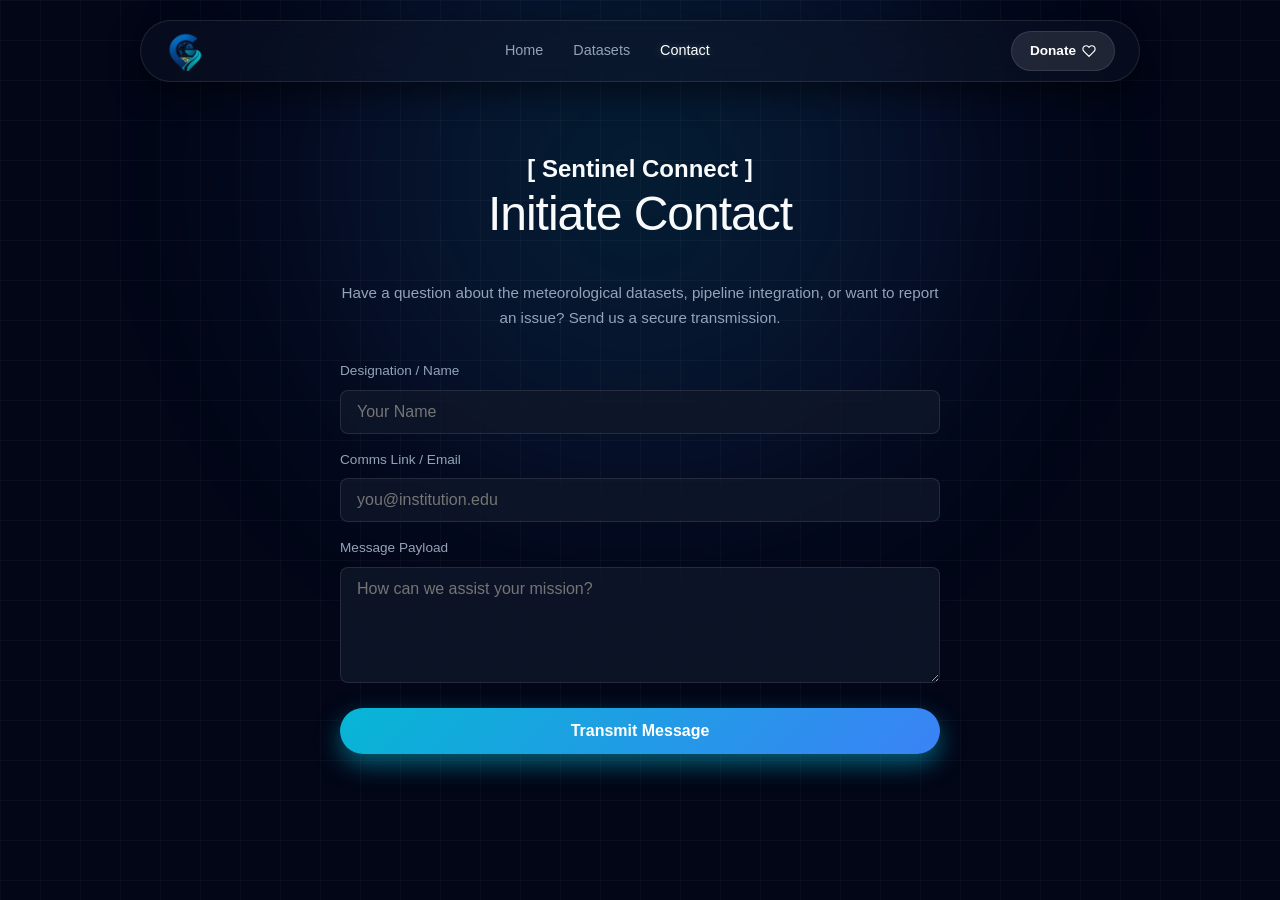
<file: frontend/contact.html>
<!DOCTYPE html>
<html lang="en">
<head>
    <meta charset="UTF-8">
    <meta name="viewport" content="width=device-width, initial-scale=1.0">
    <title>Contact | GIS Gateway</title>
    <link href="https://fonts.googleapis.com/css2?family=Montserrat:wght@300;400;500;600;700&display=swap" rel="stylesheet">
    <link rel="stylesheet" href="style.css?v=7.0">
    <meta name="google-adsense-account" content="ca-pub-8841814950405003">
</head>
<body>

    <div class="ambient-glow"></div>
    <div class="spatial-grid"></div>

    <header class="glass-nav">
        <div class="nav-container">
            <a href="index.html" class="logo">
                <img src="logoonly.png" alt="GIS Gateway Logo" class="brand-logo">
            </a>
            <nav class="main-nav">
                <a href="index.html" class="nav-link">Home</a>
                <a href="datasets.html" class="nav-link">Datasets</a>
                <a href="contact.html" class="nav-link active">Contact</a>
            </nav>
            <div class="nav-actions">
                <a href="donate.html" class="donate-btn">Donate <svg width="14" height="14" viewBox="0 0 24 24" fill="none" stroke="currentColor" stroke-width="2"><path d="M20.84 4.61a5.5 5.5 0 0 0-7.78 0L12 5.67l-1.06-1.06a5.5 5.5 0 0 0-7.78 7.78l1.06 1.06L12 21.23l7.78-7.78 1.06-1.06a5.5 5.5 0 0 0 0-7.78z"></path></svg></a>
            </div>
        </div>
    </header>

    <main class="dashboard page-fade-in">
        <div class="hero-container" style="padding-bottom: 20px;">
            <h2 class="uppercase-subheading">[ Sentinel Connect ]</h2>
            <h1 class="hero-title" style="font-size: 3rem;">Initiate Contact</h1>
        </div>

        <div class="glass-card widget-card" style="max-width: 600px; margin: 0 auto;">
            <p class="description" style="border: none; background: transparent; padding: 0; margin-bottom: 30px; text-align: center;">
                Have a question about the meteorological datasets, pipeline integration, or want to report an issue? Send us a secure transmission.
            </p>
            
            <!-- Connected to Web3Forms API -->
            <form action="https://api.web3forms.com/submit" method="POST" class="contact-form">
                
                <!-- Your Web3Forms Access Key -->
                <input type="hidden" name="access_key" value="f2ac594e-0ff9-4692-8c77-c962ac6f8f6e">

                <div class="input-group">
                    <label>Designation / Name</label>
                    <input type="text" name="name" required placeholder="Your Name" class="dark-input">
                </div>
                <div class="input-group">
                    <label>Comms Link / Email</label>
                    <input type="email" name="email" required placeholder="you@institution.edu" class="dark-input">
                </div>
                <div class="input-group">
                    <label>Message Payload</label>
                    <textarea name="message" required rows="5" placeholder="How can we assist your mission?" class="dark-input" style="resize: vertical;"></textarea>
                </div>

                <!-- Honeypot Spam Protection -->
                <input type="checkbox" name="botcheck" class="hidden" style="display: none;">

                <button type="submit" class="glow-btn" style="width: 100%; margin-top: 10px; justify-content: center;">
                    Transmit Message
                </button>
            </form>
        </div>
    </main>

    <script src="script.js?v=7.0"></script>
</body>
</html>
</file>
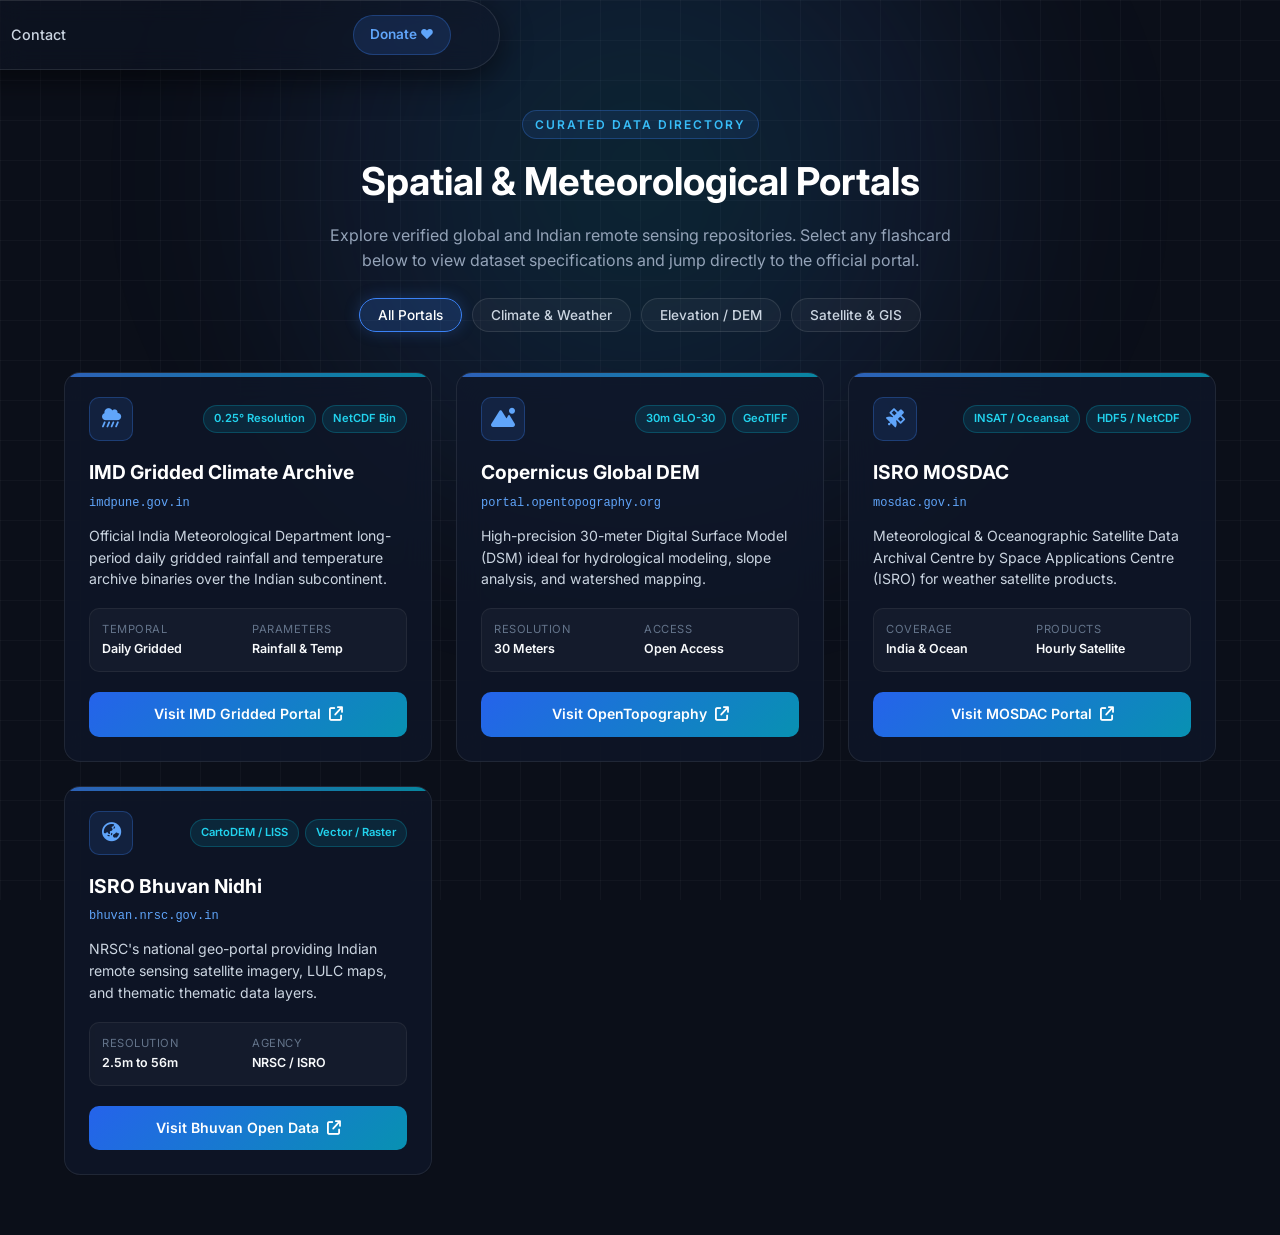
<file: frontend/datasets.html>
<!DOCTYPE html>
<html lang="en">
<head>
    <meta charset="UTF-8">
    <meta name="viewport" content="width=device-width, initial-scale=1.0">
    <title>Datasets Directory | GIS Gateway</title>
    <link href="https://fonts.googleapis.com/css2?family=Inter:wght@300;400;500;600;700&display=swap" rel="stylesheet">
    <link rel="stylesheet" href="https://cdnjs.cloudflare.com/ajax/libs/font-awesome/6.4.0/css/all.min.css">
    <link rel="stylesheet" href="style.css?v=18.0">
    <meta name="google-adsense-account" content="ca-pub-8841814950405003">

    <style>
        body {
            margin: 0;
            padding: 0;
            background: #0b0f19;
            font-family: 'Inter', sans-serif;
            color: #fff;
            min-height: 100vh;
        }

        .directory-container {
            max-width: 1200px;
            margin: 110px auto 60px auto;
            padding: 0 24px;
            position: relative;
            z-index: 5;
        }

        .directory-header {
            text-align: center;
            margin-bottom: 40px;
        }

        .directory-header h1 {
            font-size: 2.4rem;
            font-weight: 700;
            margin-bottom: 10px;
            color: #fff;
        }

        .directory-header p {
            color: #94a3b8;
            font-size: 1rem;
            max-width: 650px;
            margin: 0 auto 24px auto;
            line-height: 1.6;
        }

        /* Category Filter Tabs */
        .filter-tabs {
            display: flex;
            justify-content: center;
            flex-wrap: wrap;
            gap: 10px;
            margin-bottom: 35px;
        }

        .filter-btn {
            background: rgba(255, 255, 255, 0.04);
            border: 1px solid rgba(255, 255, 255, 0.1);
            color: #cbd5e1;
            padding: 8px 18px;
            border-radius: 999px;
            font-size: 0.85rem;
            font-weight: 500;
            cursor: pointer;
            transition: all 0.25s ease;
        }

        .filter-btn:hover,
        .filter-btn.active {
            background: rgba(59, 130, 246, 0.2);
            border-color: #3b82f6;
            color: #fff;
            box-shadow: 0 0 15px rgba(59, 130, 246, 0.25);
        }

        /* Flashcard Grid */
        .flashcard-grid {
            display: grid;
            grid-template-columns: repeat(auto-fill, minmax(340px, 1fr));
            gap: 24px;
        }

        .flashcard {
            background: rgba(15, 23, 42, 0.75);
            backdrop-filter: blur(16px);
            border: 1px solid rgba(255, 255, 255, 0.08);
            border-radius: 16px;
            padding: 24px;
            display: flex;
            flex-direction: column;
            justify-content: space-between;
            transition: transform 0.3s ease, border-color 0.3s ease, box-shadow 0.3s ease;
            position: relative;
            overflow: hidden;
        }

        .flashcard::before {
            content: "";
            position: absolute;
            top: 0;
            left: 0;
            width: 100%;
            height: 4px;
            background: linear-gradient(90deg, #3b82f6, #06b6d4);
            opacity: 0.7;
            transition: opacity 0.3s ease;
        }

        .flashcard:hover {
            transform: translateY(-6px);
            border-color: rgba(59, 130, 246, 0.45);
            box-shadow: 0 14px 30px rgba(0, 0, 0, 0.45), 0 0 20px rgba(59, 130, 246, 0.15);
        }

        .flashcard:hover::before {
            opacity: 1;
        }

        .card-top-bar {
            display: flex;
            justify-content: space-between;
            align-items: center;
            margin-bottom: 16px;
        }

        .portal-icon {
            width: 44px;
            height: 44px;
            border-radius: 10px;
            background: rgba(59, 130, 246, 0.12);
            border: 1px solid rgba(59, 130, 246, 0.3);
            display: flex;
            align-items: center;
            justify-content: center;
            color: #60a5fa;
            font-size: 1.2rem;
        }

        .card-badges {
            display: flex;
            gap: 6px;
            flex-wrap: wrap;
        }

        .flash-badge {
            font-size: 0.7rem;
            font-weight: 600;
            padding: 4px 10px;
            border-radius: 999px;
            background: rgba(6, 182, 212, 0.12);
            color: #22d3ee;
            border: 1px solid rgba(6, 182, 212, 0.25);
        }

        .flashcard h3 {
            font-size: 1.2rem;
            font-weight: 700;
            color: #fff;
            margin: 0 0 6px 0;
        }

        .portal-domain {
            font-size: 0.75rem;
            color: #60a5fa;
            font-family: monospace;
            margin-bottom: 12px;
            display: block;
        }

        .flashcard p.card-desc {
            font-size: 0.88rem;
            color: #cbd5e1;
            line-height: 1.55;
            margin: 0 0 18px 0;
        }

        .specs-box {
            background: rgba(255, 255, 255, 0.03);
            border: 1px solid rgba(255, 255, 255, 0.06);
            border-radius: 10px;
            padding: 12px;
            margin-bottom: 20px;
            display: grid;
            grid-template-columns: 1fr 1fr;
            gap: 8px;
            font-size: 0.78rem;
        }

        .spec-item span.spec-label {
            color: #64748b;
            display: block;
            font-size: 0.7rem;
            text-transform: uppercase;
            letter-spacing: 0.5px;
        }

        .spec-item span.spec-val {
            color: #f8fafc;
            font-weight: 600;
        }

        .redirect-link-btn {
            display: inline-flex;
            align-items: center;
            justify-content: center;
            gap: 8px;
            width: 100%;
            padding: 11px 16px;
            border-radius: 10px;
            background: linear-gradient(135deg, #2563eb, #0891b2);
            color: #fff;
            font-weight: 600;
            font-size: 0.88rem;
            text-decoration: none;
            transition: opacity 0.2s ease, transform 0.2s ease;
            box-sizing: border-box;
        }

        .redirect-link-btn:hover {
            opacity: 0.92;
            transform: scale(1.01);
        }
    </style>
</head>
<body>

    <div class="ambient-glow"></div>
    <div class="spatial-grid"></div>
    <canvas id="spatial-network"></canvas>

    <!-- Floating Glass Navigation -->
    <header class="glass-nav" style="position: fixed; top: 0; left: 0; width: 100%; z-index: 1000; height: 70px;">
        <div class="nav-container" style="max-width: 1200px; margin: 0 auto; display: flex; align-items: center; justify-content: space-between; height: 100%; padding: 0 24px;">
            <div class="logo">
                <a href="index.html">
                    <img src="logoonly.png" alt="GIS Gateway Logo" class="brand-logo" style="height: 35px;">
                </a>
            </div>
            <nav class="main-nav" style="display: flex; gap: 20px;">
                <a href="index.html" class="nav-link" style="color: #cbd5e1; text-decoration: none; font-weight: 500;">Home</a>
                <a href="datasets.html" class="nav-link active" style="color: #38bdf8; text-decoration: none; font-weight: 600;">Datasets</a>
                <a href="contact.html" class="nav-link" style="color: #cbd5e1; text-decoration: none; font-weight: 500;">Contact</a>
            </nav>
            <div class="nav-actions">
                <a href="donate.html" class="donate-btn" style="background: rgba(59,130,246,0.15); border: 1px solid rgba(59,130,246,0.3); color: #60a5fa; padding: 8px 16px; border-radius: 999px; text-decoration: none; font-size: 0.85rem; font-weight: 600;">Donate ❤️</a>
            </div>
        </div>
    </header>

    <!-- Main Flashcard Directory -->
    <main class="directory-container">
        <div class="directory-header">
            <span class="hero-badge" style="background: rgba(59,130,246,0.1); color: #38bdf8; border: 1px solid rgba(59,130,246,0.3); padding: 4px 12px; border-radius: 999px; font-size: 0.75srem; font-weight: 600; margin-bottom: 12px; display: inline-block;">CURATED DATA DIRECTORY</span>
            <h1>Spatial & Meteorological Portals</h1>
            <p>Explore verified global and Indian remote sensing repositories. Select any flashcard below to view dataset specifications and jump directly to the official portal.</p>

            <div class="filter-tabs">
                <button class="filter-btn active" data-filter="all">All Portals</button>
                <button class="filter-btn" data-filter="climate">Climate & Weather</button>
                <button class="filter-btn" data-filter="elevation">Elevation / DEM</button>
                <button class="filter-btn" data-filter="satellite">Satellite & GIS</button>
            </div>
        </div>

        <div class="flashcard-grid" id="flashcardGrid">

            <!-- CARD 1: IMD Pune Gridded Data (Redirects to exact user link) -->
            <div class="flashcard" data-category="climate">
                <div>
                    <div class="card-top-bar">
                        <div class="portal-icon"><i class="fa-solid fa-cloud-showers-heavy"></i></div>
                        <div class="card-badges">
                            <span class="flash-badge">0.25° Resolution</span>
                            <span class="flash-badge">NetCDF Bin</span>
                        </div>
                    </div>
                    <h3>IMD Gridded Climate Archive</h3>
                    <span class="portal-domain">imdpune.gov.in</span>
                    <p class="card-desc">Official India Meteorological Department long-period daily gridded rainfall and temperature archive binaries over the Indian subcontinent.</p>
                    <div class="specs-box">
                        <div class="spec-item">
                            <span class="spec-label">Temporal</span>
                            <span class="spec-val">Daily Gridded</span>
                        </div>
                        <div class="spec-item">
                            <span class="spec-label">Parameters</span>
                            <span class="spec-val">Rainfall & Temp</span>
                        </div>
                    </div>
                </div>
                <a href="https://imdpune.gov.in/cmpg/Griddata/Rainfall_25_Bin.html" target="_blank" rel="noopener noreferrer" class="redirect-link-btn">
                    <span>Visit IMD Gridded Portal</span>
                    <i class="fa-solid fa-arrow-up-right-from-square"></i>
                </a>
            </div>

            <!-- CARD 2: Copernicus DEM -->
            <div class="flashcard" data-category="elevation">
                <div>
                    <div class="card-top-bar">
                        <div class="portal-icon"><i class="fa-solid fa-mountain-sun"></i></div>
                        <div class="card-badges">
                            <span class="flash-badge">30m GLO-30</span>
                            <span class="flash-badge">GeoTIFF</span>
                        </div>
                    </div>
                    <h3>Copernicus Global DEM</h3>
                    <span class="portal-domain">portal.opentopography.org</span>
                    <p class="card-desc">High-precision 30-meter Digital Surface Model (DSM) ideal for hydrological modeling, slope analysis, and watershed mapping.</p>
                    <div class="specs-box">
                        <div class="spec-item">
                            <span class="spec-label">Resolution</span>
                            <span class="spec-val">30 Meters</span>
                        </div>
                        <div class="spec-item">
                            <span class="spec-label">Access</span>
                            <span class="spec-val">Open Access</span>
                        </div>
                    </div>
                </div>
                <a href="https://portal.opentopography.org/raster?opentopoID=OTSDEM.032021.4326.3" target="_blank" rel="noopener noreferrer" class="redirect-link-btn">
                    <span>Visit OpenTopography</span>
                    <i class="fa-solid fa-arrow-up-right-from-square"></i>
                </a>
            </div>

            <!-- CARD 3: ISRO MOSDAC -->
            <div class="flashcard" data-category="climate satellite">
                <div>
                    <div class="card-top-bar">
                        <div class="portal-icon"><i class="fa-solid fa-satellite"></i></div>
                        <div class="card-badges">
                            <span class="flash-badge">INSAT / Oceansat</span>
                            <span class="flash-badge">HDF5 / NetCDF</span>
                        </div>
                    </div>
                    <h3>ISRO MOSDAC</h3>
                    <span class="portal-domain">mosdac.gov.in</span>
                    <p class="card-desc">Meteorological & Oceanographic Satellite Data Archival Centre by Space Applications Centre (ISRO) for weather satellite products.</p>
                    <div class="specs-box">
                        <div class="spec-item">
                            <span class="spec-label">Coverage</span>
                            <span class="spec-val">India & Ocean</span>
                        </div>
                        <div class="spec-item">
                            <span class="spec-label">Products</span>
                            <span class="spec-val">Hourly Satellite</span>
                        </div>
                    </div>
                </div>
                <a href="https://www.mosdac.gov.in/" target="_blank" rel="noopener noreferrer" class="redirect-link-btn">
                    <span>Visit MOSDAC Portal</span>
                    <i class="fa-solid fa-arrow-up-right-from-square"></i>
                </a>
            </div>

            <!-- CARD 4: ISRO Bhuvan -->
            <div class="flashcard" data-category="satellite elevation">
                <div>
                    <div class="card-top-bar">
                        <div class="portal-icon"><i class="fa-solid fa-earth-asia"></i></div>
                        <div class="card-badges">
                            <span class="flash-badge">CartoDEM / LISS</span>
                            <span class="flash-badge">Vector / Raster</span>
                        </div>
                    </div>
                    <h3>ISRO Bhuvan Nidhi</h3>
                    <span class="portal-domain">bhuvan.nrsc.gov.in</span>
                    <p class="card-desc">NRSC's national geo-portal providing Indian remote sensing satellite imagery, LULC maps, and thematic thematic data layers.</p>
                    <div class="specs-box">
                        <div class="spec-item">
                            <span class="spec-label">Resolution</span>
                            <span class="spec-val">2.5m to 56m</span>
                        </div>
                        <div class="spec-item">
                            <span class="spec-label">Agency</span>
                            <span class="spec-val">NRSC / ISRO</span>
                        </div>
                    </div>
                </div>
                <a href="https://bhuvan-app3.nrsc.gov.in/data/download/index.php" target="_blank" rel="noopener noreferrer" class="redirect-link-btn">
                    <span>Visit Bhuvan Open Data</span>
                    <i class="fa-solid fa-arrow-up-right-from-square"></i>
                </a>
            </div>

        </div>
    </main>

    <script>
        document.addEventListener('DOMContentLoaded', () => {
            const filterBtns = document.querySelectorAll('.filter-btn');
            const flashcards = document.querySelectorAll('.flashcard');

            filterBtns.forEach(btn => {
                btn.addEventListener('click', () => {
                    filterBtns.forEach(b => b.classList.remove('active'));
                    btn.classList.add('active');

                    const filterValue = btn.getAttribute('data-filter');

                    flashcards.forEach(card => {
                        const categories = card.getAttribute('data-category');
                        if (filterValue === 'all' || categories.includes(filterValue)) {
                            card.style.display = 'flex';
                        } else {
                            card.style.display = 'none';
                        }
                    });
                });
            });
        });
    </script>
</body>
</html>
</file>
<file: frontend/style.css>
:root {
    /* GIS Gateway Color Palette (Restored Original) */
    --bg-dark: #020617; 
    --bg-card: rgba(15, 23, 42, 0.6); 
    --primary: #06b6d4; 
    --primary-glow: rgba(6, 182, 212, 0.5);
    --secondary: #3b82f6; 
    --text-main: #f8fafc;
    --text-muted: #94a3b8;
    --border-glass: rgba(255, 255, 255, 0.1);
}

* { box-sizing: border-box; margin: 0; padding: 0; font-family: 'Inter', sans-serif; }

body { background-color: var(--bg-dark); color: var(--text-main); line-height: 1.6; min-height: 100vh; overflow-x: hidden; position: relative; }

/* ================= BACKGROUND EFFECTS ================= */
.spatial-grid { position: fixed; top: 0; left: 0; width: 100%; height: 100%; background-image: linear-gradient(rgba(255,255,255,0.03) 1px, transparent 1px), linear-gradient(90deg, rgba(255,255,255,0.03) 1px, transparent 1px); background-size: 40px 40px; z-index: -2; pointer-events: none; }
.ambient-glow { position: fixed; top: -20%; left: 50%; transform: translateX(-50%); width: 80vw; height: 80vh; background: radial-gradient(circle, rgba(6, 182, 212, 0.15) 0%, rgba(59, 130, 246, 0.1) 40%, rgba(0,0,0,0) 70%); filter: blur(80px); z-index: -1; pointer-events: none; }
#spatial-network { 
    position: fixed; 
    top: 0; 
    left: 0; 
    width: 100vw; 
    height: 100vh; 
    z-index: 0; 
    pointer-events: none; 
}
.hero-container, .feature-grid { position: relative; z-index: 1; }

/* ================= FLOATING GLASS NAV ================= */
.glass-nav { position: fixed; top: 20px; left: 50%; transform: translateX(-50%); width: 90%; max-width: 1000px; background: rgba(15, 23, 42, 0.4); backdrop-filter: blur(12px); border: 1px solid var(--border-glass); border-radius: 50px; padding: 10px 24px; z-index: 100; box-shadow: 0 10px 30px rgba(0,0,0,0.5); }
.nav-container { display: flex; justify-content: space-between; align-items: center; }
.logo { display: flex; align-items: center; height: 40px; overflow: hidden; }
.logo img, .brand-logo { max-height: 40px !important; width: auto; object-fit: contain; }
.main-nav { display: flex; gap: 30px; }
.nav-link { color: var(--text-muted); text-decoration: none; font-size: 0.9rem; font-weight: 500; transition: all 0.3s ease; }
.nav-link:hover, .nav-link.active { color: white; text-shadow: 0 0 10px rgba(255,255,255,0.3); }
.donate-btn { display: flex; align-items: center; gap: 6px; background: rgba(255, 255, 255, 0.1); color: white; text-decoration: none; padding: 8px 18px; border-radius: 20px; font-size: 0.85rem; font-weight: 600; border: 1px solid var(--border-glass); transition: all 0.3s; }
.donate-btn:hover { background: #ef4444; border-color: #ef4444; box-shadow: 0 0 15px rgba(239, 68, 68, 0.4); }

/* ================= PAGE ROUTING ================= */
.dashboard { padding: 120px 20px 60px; max-width: 1400px; margin: 0 auto; position: relative; z-index: 1; } 
.page-section { display: none; animation: fadeUp 0.6s cubic-bezier(0.16, 1, 0.3, 1) forwards; opacity: 0; transform: translateY(20px); }
.page-section.active { display: block; }
@keyframes fadeUp { to { opacity: 1; transform: translateY(0); } }

/* ================= HERO SECTION ================= */
.hero-container { max-width: 800px; margin: 0 auto; text-align: center; padding: 40px 0; }
.hero-badge { display: inline-block; font-size: 0.75rem; letter-spacing: 2px; padding: 6px 16px; margin-bottom: 25px; border-radius: 20px; background: rgba(6, 182, 212, 0.1); border: 1px solid rgba(6, 182, 212, 0.3); color: var(--primary); }
.hero-title { font-size: 4rem; font-weight: 300; line-height: 1.1; margin-bottom: 20px; letter-spacing: -1px; }
.text-gradient { background: linear-gradient(to right, #06b6d4, #3b82f6); -webkit-background-clip: text; -webkit-text-fill-color: transparent; font-weight: 700; }
.hero-subtitle { font-size: 1.1rem; color: var(--text-muted); margin-bottom: 40px; font-weight: 300; max-width: 600px; margin-left: auto; margin-right: auto; }
.glow-btn { display: inline-flex; align-items: center; justify-content: center; gap: 10px; background: linear-gradient(135deg, var(--primary), var(--secondary)); color: white; border: none; padding: 14px 32px; border-radius: 30px; font-size: 1rem; font-weight: 600; cursor: pointer; transition: all 0.3s; box-shadow: 0 10px 25px var(--primary-glow); }
.glow-btn:hover { transform: translateY(-2px); box-shadow: 0 15px 35px rgba(59, 130, 246, 0.6); }

/* ================= HOME PAGE FEATURE GRID ================= */
.feature-grid { 
    display: grid; 
    grid-template-columns: repeat(auto-fit, minmax(280px, 1fr)); 
    gap: 24px; 
    margin-top: 60px; 
    max-width: 1000px; 
    margin-left: auto; 
    margin-right: auto; 
}

.feature-grid .glass-card {
    text-align: left;
    background: var(--bg-card); 
    backdrop-filter: blur(12px); 
    border: 1px solid var(--border-glass); 
    border-radius: 16px; 
    padding: 30px;
}

.card-icon { font-size: 2rem; margin-bottom: 15px; }
.feature-grid h3 { font-weight: 500; margin-bottom: 10px; font-size: 1.2rem; }
.feature-grid p { color: var(--text-muted); font-size: 0.95rem; }

/* ================= WIDGET GRID (SIDE-BY-SIDE) ================= */
.widget-grid-layout {
    display: grid;
    grid-template-columns: repeat(auto-fit, minmax(450px, 1fr));
    gap: 30px;
    width: 100%;
    align-items: start;
}

/* ================= THE CLICK-TO-EXPAND DRAWER & CORNER BORDERS ================= */
.clickable-drawer {
    border-radius: 16px;
    padding: 25px 30px; 
    border: 1px solid transparent; 
    transition: all 0.3s ease;
    position: relative;
    
    background: 
        linear-gradient(var(--text-muted), var(--text-muted)) top left / 20px 2px no-repeat,
        linear-gradient(var(--text-muted), var(--text-muted)) top left / 2px 20px no-repeat,
        linear-gradient(var(--text-muted), var(--text-muted)) top right / 20px 2px no-repeat,
        linear-gradient(var(--text-muted), var(--text-muted)) top right / 2px 20px no-repeat,
        linear-gradient(var(--text-muted), var(--text-muted)) bottom left / 20px 2px no-repeat,
        linear-gradient(var(--text-muted), var(--text-muted)) bottom left / 2px 20px no-repeat,
        linear-gradient(var(--text-muted), var(--text-muted)) bottom right / 20px 2px no-repeat,
        linear-gradient(var(--text-muted), var(--text-muted)) bottom right / 2px 20px no-repeat,
        var(--bg-card);
}

.clickable-drawer:not(.expanded):hover {
    background: 
        linear-gradient(var(--primary), var(--primary)) top left / 20px 2px no-repeat,
        linear-gradient(var(--primary), var(--primary)) top left / 2px 20px no-repeat,
        linear-gradient(var(--primary), var(--primary)) top right / 20px 2px no-repeat,
        linear-gradient(var(--primary), var(--primary)) top right / 2px 20px no-repeat,
        linear-gradient(var(--primary), var(--primary)) bottom left / 20px 2px no-repeat,
        linear-gradient(var(--primary), var(--primary)) bottom left / 2px 20px no-repeat,
        linear-gradient(var(--primary), var(--primary)) bottom right / 20px 2px no-repeat,
        linear-gradient(var(--primary), var(--primary)) bottom right / 2px 20px no-repeat,
        var(--bg-card);
    box-shadow: 0 0 20px rgba(6, 182, 212, 0.1);
}

.clickable-drawer.expanded {
    background: rgba(15, 23, 42, 0.85); 
    border: 1px solid var(--border-glass); 
    box-shadow: 0 10px 30px rgba(0,0,0,0.5);
}

.widget-header { 
    display: flex; 
    justify-content: center; 
    align-items: center; 
    cursor: pointer; 
    user-select: none;
}

.widget-header h2 { 
    font-weight: 400; 
    font-size: 1.25rem; 
    margin: 0; 
    color: var(--text-main);
    transition: color 0.3s;
}

.clickable-drawer:not(.expanded):hover .widget-header h2 {
    color: var(--primary); 
}

.widget-expandable {
    display: grid;
    grid-template-rows: 0fr; 
    transition: grid-template-rows 0.4s cubic-bezier(0.16, 1, 0.3, 1); 
}

.widget-content {
    overflow: hidden; 
    min-height: 0; 
    opacity: 0;
    transition: opacity 0.3s ease, padding-top 0.4s ease;
    padding-top: 0;
}

.clickable-drawer.expanded .widget-expandable {
    grid-template-rows: 1fr; 
}

.clickable-drawer.expanded .widget-content {
    opacity: 1;
    padding-top: 25px; 
    transition: opacity 0.4s ease 0.2s, padding-top 0.4s ease;
}

/* ================= FORM CONTROLS ================= */
.tags { display: flex; gap: 8px; }
.tag { background: rgba(255,255,255,0.05); border: 1px solid var(--border-glass); font-size: 0.7rem; padding: 4px 12px; border-radius: 20px; color: var(--text-muted); }
.description { font-size: 0.95rem; color: var(--text-muted); background: rgba(0,0,0,0.2); padding: 16px; border-left: 3px solid var(--primary); border-radius: 8px; margin-bottom: 30px; }
.highlight { color: white; font-weight: 600; }

.controls-container, .checkbox-group { background: rgba(0,0,0,0.2); padding: 20px; border-radius: 12px; border: 1px solid var(--border-glass); margin-bottom: 20px; }
.controls-container { display: flex; gap: 20px; align-items: flex-end; flex-wrap: wrap;}
.checkbox-group { display: flex; gap: 20px; align-items: center; flex-wrap: wrap; }

.imd-option-shell { display: grid; grid-template-columns: 220px minmax(0, 1fr); gap: 18px; align-items: start; }
.imd-sidebar { background: rgba(15, 23, 42, 0.45); border: 1px solid var(--border-glass); border-radius: 12px; padding: 12px; display: flex; flex-direction: column; gap: 10px; }
.imd-step { padding: 10px 12px; border-radius: 10px; font-size: 0.77rem; color: var(--text-muted); letter-spacing: 0.04em; text-transform: uppercase; border: 1px solid transparent; background: rgba(255,255,255,0.02); }
.imd-step.active { background: rgba(6, 182, 212, 0.12); border-color: rgba(6, 182, 212, 0.35); color: #f8fafc; }
.imd-main { display: flex; flex-direction: column; gap: 18px; }
.imd-form-section { background: rgba(15, 23, 42, 0.35); border: 1px solid var(--border-glass); border-radius: 12px; padding: 14px 16px; }
.imd-form-header { font-size: 0.72rem; color: var(--text-muted); letter-spacing: 0.08em; text-transform: uppercase; margin-bottom: 12px; }
.imd-choice-grid { display: flex; gap: 12px; flex-wrap: wrap; }
.imd-choice { display: inline-flex; align-items: center; gap: 10px; padding: 8px 10px; border-radius: 8px; background: rgba(255,255,255,0.02); border: 1px solid transparent; color: #dbeafe; font-size: 0.9rem; cursor: pointer; }
.imd-choice input { display: none; }
.imd-radio { width: 15px; height: 15px; border-radius: 50%; border: 1px solid var(--border-glass); background: rgba(15,23,42,0.8); display: inline-block; position: relative; }
.imd-choice input:checked + .imd-radio { border-color: var(--primary); }
.imd-choice input:checked + .imd-radio::after { content: ""; position: absolute; inset: 3px; border-radius: 50%; background: var(--primary); }

.input-group { display: flex; flex-direction: column; flex: 1; }
.input-group label, .group-label { font-size: 0.85rem; color: var(--text-muted); margin-bottom: 8px; }
select, .dark-input { background: rgba(15, 23, 42, 0.8); color: white; border: 1px solid var(--border-glass); padding: 12px 16px; border-radius: 8px; font-size: 1rem; outline: none; transition: all 0.3s; }
select { appearance: none; background-image: url("data:image/svg+xml,%3Csvg xmlns='http://www.w3.org/2000/svg' width='24' height='24' fill='none' stroke='%2394a3b8' stroke-width='2' stroke-linecap='round' stroke-linejoin='round'%3E%3Cpolyline points='6 9 12 15 18 9'/%3E%3C/svg%3E"); background-repeat: no-repeat; background-position: right 12px center; background-size: 16px; }
select:focus, .dark-input:focus { border-color: var(--primary); box-shadow: 0 0 0 2px rgba(6, 182, 212, 0.2); }
.dark-input { margin-bottom: 15px; width: 100%; }

.coordinate-input-grid { display: grid; grid-template-columns: 1fr 1fr; gap: 15px; margin-bottom: 15px; }
.coordinate-input-grid .dark-input { margin-bottom: 0; }

.custom-checkbox { display: flex; align-items: center; gap: 8px; cursor: pointer; font-size: 0.9rem; color: #cbd5e1; user-select: none; }
.custom-checkbox input { display: none; }
.checkmark { width: 18px; height: 18px; background: rgba(15, 23, 42, 0.8); border: 1px solid var(--border-glass); border-radius: 4px; display: flex; justify-content: center; align-items: center; transition: all 0.2s; }
.custom-checkbox input:checked ~ .checkmark { background: var(--primary); border-color: var(--primary); }
.custom-checkbox input:checked ~ .checkmark::after { content: "✔"; color: white; font-size: 12px; }

@media (max-width: 900px) {
    .imd-option-shell { grid-template-columns: 1fr; }
    .imd-sidebar { flex-direction: row; flex-wrap: wrap; }
    .imd-step { flex: 1 1 calc(50% - 10px); }
}

/* ================= PROGRESS BAR ================= */
.hidden { display: none !important; }
.progress-section { margin-top: 25px; padding-top: 25px; border-top: 1px solid var(--border-glass); }
.progress-header { display: flex; justify-content: space-between; margin-bottom: 12px; font-size: 0.9rem; }
#statusText, #demStatusText { color: var(--primary); }
.progress-bar-bg { width: 100%; background: rgba(0,0,0,0.3); border-radius: 10px; height: 8px; overflow: hidden; border: 1px solid var(--border-glass); }
.progress-bar-fill { height: 100%; background: linear-gradient(90deg, var(--primary), var(--secondary)); width: 0%; transition: width 0.4s; box-shadow: 0 0 10px var(--primary-glow); }

/* ================= THEME TOGGLE BUTTON ================= */
.theme-toggle-btn {
    background: transparent;
    border: none;
    color: var(--text-muted);
    cursor: pointer;
    display: flex;
    align-items: center;
    justify-content: center;
    padding: 8px;
    border-radius: 50%;
    transition: color 0.3s, background 0.3s;
}

.theme-toggle-btn:hover {
    color: var(--primary);
    background: rgba(255, 255, 255, 0.1);
}

/* ================= PEOPLE PAGE STYLES ================= */
.people-main {
    max-width: 1200px;
    margin: 40px auto;
    padding: 0 20px;
    color: var(--text-main);
}

.people-header {
    text-align: center;
    margin-bottom: 50px;
}

.people-header h1 {
    font-size: 2.5rem;
    margin-bottom: 10px;
    background: linear-gradient(135deg, #3b82f6, #60a5fa);
    -webkit-background-clip: text;
    -webkit-text-fill-color: transparent;
}

.people-header p {
    color: var(--text-muted);
    font-size: 1.1rem;
}

.people-grid {
    display: grid;
    grid-template-columns: 1fr;
    gap: 30px;
}

.person-card {
    background: var(--bg-card);
    border: 1px solid var(--border-glass);
    border-radius: 16px;
    display: flex;
    flex-direction: column;
    overflow: hidden;
    box-shadow: 0 10px 25px -5px rgba(0, 0, 0, 0.3);
    backdrop-filter: blur(12px);
    transition: transform 0.3s ease, border-color 0.3s ease;
}

.person-card:hover {
    transform: translateY(-4px);
    border-color: rgba(59, 130, 246, 0.5);
}

@media (min-width: 768px) {
    .person-card {
        flex-direction: row;
    }
}

.person-image-container {
    flex-shrink: 0;
    width: 100%;
    max-width: 300px;
    background: rgba(0, 0, 0, 0.2);
    display: flex;
    align-items: center;
    justify-content: center;
    overflow: hidden;
}

.person-image {
    width: 100%;
    height: 100%;
    object-fit: cover;
}

.person-details {
    padding: 30px;
    display: flex;
    flex-direction: column;
    justify-content: center;
}

.person-details h2 {
    font-size: 1.8rem;
    margin-bottom: 5px;
    color: var(--text-main);
}

.person-role {
    font-size: 1rem;
    color: var(--primary);
    font-weight: 500;
    margin-bottom: 15px;
}

.person-bio {
    color: var(--text-muted);
    font-size: 0.95rem;
    line-height: 1.6;
    margin-bottom: 20px;
}

.person-links .linkedin-btn {
    display: inline-flex;
    align-items: center;
    gap: 8px;
    background-color: #0a66c2;
    color: white;
    padding: 10px 18px;
    border-radius: 6px;
    text-decoration: none;
    font-weight: 500;
    transition: background-color 0.2s ease;
}

.person-links .linkedin-btn:hover {
    background-color: #084e96;
}

/* ================= ENVELOPE OVERLAY & SUCCESS SCREEN ================= */
.envelope-overlay, .success-screen {
    position: fixed;
    top: 0;
    left: 0;
    width: 100%;
    height: 100%;
    background: rgba(0, 0, 0, 0.75);
    display: flex;
    justify-content: center;
    align-items: center;
    z-index: 9999;
    opacity: 0;
    visibility: hidden;
    transition: opacity 0.3s ease, visibility 0.3s ease;
}

.envelope-overlay.active, .success-screen.active {
    opacity: 1;
    visibility: visible;
}

/* Envelope Styling */
.envelope-wrapper {
    text-align: center;
    color: #fff;
}

.envelope {
    position: relative;
    width: 160px;
    height: 100px;
    background: #0077b6;
    border-radius: 4px;
    margin: 0 auto 20px auto;
    box-shadow: 0 10px 25px rgba(0,0,0,0.3);
    animation: flyEnvelope 1.5s ease-in-out infinite alternate;
}

.envelope-flap {
    position: absolute;
    top: 0;
    left: 0;
    width: 0;
    height: 0;
    border-left: 80px solid transparent;
    border-right: 80px solid transparent;
    border-top: 60px solid #00b4d8;
    transform-origin: top;
    transition: transform 0.4s ease;
}

.anim-text {
    font-family: inherit;
    font-size: 1.1rem;
    letter-spacing: 0.5px;
}

/* Envelope Flying Keyframes */
@keyframes flyEnvelope {
    0% { transform: translateY(0px) rotate(0deg); }
    100% { transform: translateY(-15px) rotate(2deg); }
}

/* Success Screen Styling */
.success-content {
    background: #ffffff;
    color: #333;
    padding: 40px;
    border-radius: 12px;
    text-align: center;
    max-width: 400px;
    width: 90%;
    box-shadow: 0 15px 35px rgba(0,0,0,0.2);
}

.success-icon {
    width: 60px;
    height: 60px;
    background: #2ec4b6;
    color: white;
    font-size: 30px;
    display: flex;
    align-items: center;
    justify-content: center;
    border-radius: 50%;
    margin: 0 auto 20px auto;
}

.success-content button {
    margin-top: 20px;
    padding: 10px 20px;
    background: #0077b6;
    color: white;
    border: none;
    border-radius: 6px;
    cursor: pointer;
    font-weight: bold;
}

/* ================= LIGHT MODE VARIABLES ================= */
body.light-mode {
    --bg-dark: #f1f5f9; 
    --bg-card: rgba(255, 255, 255, 0.7); 
    --primary: #0891b2; 
    --secondary: #2563eb; 
    --text-main: #0f172a; 
    --text-muted: #475569; 
    --border-glass: rgba(0, 0, 0, 0.1); 
}

body.light-mode .spatial-grid {
    background-image: 
        linear-gradient(rgba(0,0,0,0.04) 1px, transparent 1px),
        linear-gradient(90deg, rgba(0,0,0,0.04) 1px, transparent 1px);
}

body.light-mode .ambient-glow {
    background: radial-gradient(circle, rgba(8, 145, 178, 0.1) 0%, rgba(37, 99, 235, 0.1) 40%, rgba(255,255,255,0) 70%);
}

body.light-mode select, 
body.light-mode .dark-input {
    background: rgba(255, 255, 255, 0.9);
    color: var(--text-main);
}

body.light-mode .controls-container, 
body.light-mode .checkbox-group,
body.light-mode .description {
    background: rgba(0, 0, 0, 0.03);
}

body.light-mode .custom-checkbox {
    color: var(--text-main);
}

body.light-mode .custom-checkbox .checkmark {
    background: rgba(255, 255, 255, 0.9);
}

body.light-mode .theme-toggle-btn:hover {
    background: rgba(0, 0, 0, 0.05);
}

body.light-mode .clickable-drawer.expanded {
    background: rgba(255, 255, 255, 0.95); 
}
/* Donate Page & QR Card Styling */
.donate-container {
    max-width: 600px;
    margin: 40px auto;
    padding: 20px;
    text-align: center;
    color: #e2e8f0;
}

.donation-card {
    background: rgba(15, 23, 42, 0.7);
    border: 1px solid rgba(6, 182, 212, 0.3);
    border-radius: 12px;
    padding: 30px;
    position: relative;
    box-shadow: 0 10px 30px rgba(0, 0, 0, 0.3);
}

.qr-badge {
    position: absolute;
    top: -12px;
    left: 50%;
    transform: translateX(-50%);
    background: #06b6d4;
    color: #0f172a;
    font-size: 0.75rem;
    font-weight: bold;
    padding: 4px 12px;
    border-radius: 20px;
    text-transform: uppercase;
}

.qr-wrapper {
    margin: 20px auto;
    background: white;
    padding: 15px;
    border-radius: 8px;
    display: inline-block;
}

.gpay-qr-img {
    width: 180px;
    height: 180px;
    object-fit: contain;
    display: block;
}

.upi-id-box {
    margin: 20px 0;
    background: rgba(30, 41, 59, 0.8);
    padding: 12px 15px;
    border-radius: 6px;
    display: flex;
    justify-content: space-between;
    align-items: center;
    border: 1px solid rgba(255, 255, 255, 0.1);
}

.copy-btn {
    background: #06b6d4;
    color: #0f172a;
    border: none;
    padding: 6px 12px;
    border-radius: 4px;
    font-weight: bold;
    cursor: pointer;
    transition: background 0.2s;
}

.copy-btn:hover {
    background: #0891b2;
    color: white;
}

/* Confirmation Button & Animated Checkmark */
.payment-confirm-box {
    margin-top: 25px;
    text-align: center;
}

.confirm-action-btn.success-state {
    background: #10b981 !important;
    color: white;
    pointer-events: none;
}

.checkmark-container {
    width: 20px;
    height: 20px;
    display: inline-block;
}

.checkmark {
    width: 20px;
    height: 20px;
    border-radius: 50%;
    display: block;
    stroke-width: 3;
    stroke: #fff;
    stroke-miterlimit: 10;
    box-shadow: inset 0px 0px 0px #10b981;
    animation: fill .4s ease-in-out .4s forwards, scale .3s ease-in-out .9s both;
}

.checkmark__circle {
    stroke-dasharray: 166;
    stroke-dashoffset: 166;
    stroke-width: 3;
    stroke-miterlimit: 10;
    stroke: #fff;
    fill: none;
    animation: stroke 0.6s cubic-bezier(0.65, 0, 0.45, 1) forwards;
}

.checkmark__check {
    transform-origin: 50% 50%;
    stroke-dasharray: 48;
    stroke-dashoffset: 48;
    animation: stroke 0.3s cubic-bezier(0.65, 0, 0.45, 1) 0.6s forwards;
}

@keyframes stroke {
    100% { stroke-dashoffset: 0; }
}

@keyframes scale {
    0%, 100% { transform: none; }
    50% { transform: scale3d(1.1, 1.1, 1); }
}

.success-note {
    margin-top: 10px;
    color: #34d399;
    font-size: 0.9rem;
    font-weight: 500;
    animation: fadeIn 0.5s ease-in-out;
}

@keyframes fadeIn {
    from { opacity: 0; transform: translateY(-5px); }
    to { opacity: 1; transform: translateY(0); }
}

/* Modal Overlay Styling */
.modal-overlay {
    position: fixed;
    top: 0;
    left: 0;
    width: 100%;
    height: 100%;
    background: rgba(15, 23, 42, 0.85);
    backdrop-filter: blur(5px);
    display: flex;
    justify-content: center;
    align-items: center;
    z-index: 1000;
}

.modal-content {
    background: #0f172a;
    border: 1px solid rgba(6, 182, 212, 0.4);
    padding: 30px;
    border-radius: 12px;
    width: 90%;
    max-width: 420px;
    text-align: left;
    color: #e2e8f0;
    box-shadow: 0 20px 40px rgba(0, 0, 0, 0.6);
    animation: modalPop 0.3s ease-out;
}

@keyframes modalPop {
    from { transform: scale(0.9); opacity: 0; }
    to { transform: scale(1); opacity: 1; }
}

.modal-content h3 {
    margin-bottom: 8px;
    color: #06b6d4;
}

.modal-content p {
    font-size: 0.9rem;
    color: #94a3b8;
    margin-bottom: 20px;
}

.modal-input {
    width: 100%;
    padding: 12px;
    margin-bottom: 12px;
    background: rgba(30, 41, 59, 0.8);
    border: 1px solid rgba(255, 255, 255, 0.1);
    border-radius: 6px;
    color: white;
    font-size: 0.95rem;
}

.modal-input:focus {
    outline: none;
    border-color: #06b6d4;
}

.secondary-btn {
    background: transparent;
    color: #94a3b8;
    border: 1px solid rgba(255, 255, 255, 0.1);
    padding: 10px 18px;
    border-radius: 6px;
    font-weight: bold;
    cursor: pointer;
    transition: all 0.2s;
}

.secondary-btn:hover {
    color: white;
    border-color: rgba(255, 255, 255, 0.3);
}

.primary-btn {
    background: #06b6d4;
    color: #0f172a;
    border: none;
    padding: 10px 18px;
    border-radius: 6px;
    font-weight: bold;
    cursor: pointer;
    transition: background 0.2s;
}

.primary-btn:hover {
    background: #0891b2;
    color: white;
}

/* ================= LEAFLET MAP VISIBILITY & SIZING FIXES ================= */
#imdMap, #demMap {
    height: 280px !important;
    min-height: 280px !important;
    width: 100% !important;
    display: block !important;
    position: relative !important;
    z-index: 1;
}

.widget-content {
    overflow: visible !important;
}

/* ================= IMDWEB TRUE SPLIT-SCREEN LAYOUT ================= */
.imd-portal-container {
    display: grid;
    grid-template-columns: 420px 1fr;
    gap: 20px;
    width: 100%;
    max-width: 100% !important;
    height: calc(100vh - 140px);
    min-height: 680px;
    margin-top: 10px;
}

.imd-control-sidebar {
    background: var(--bg-card);
    backdrop-filter: blur(16px);
    border: 1px solid var(--border-glass);
    border-radius: 16px;
    padding: 24px;
    overflow-y: auto;
    height: 100%;
    box-shadow: 0 10px 30px rgba(0,0,0,0.5);
}

.imd-map-container-full {
    background: var(--bg-card);
    backdrop-filter: blur(16px);
    border: 1px solid var(--border-glass);
    border-radius: 16px;
    position: relative;
    height: 100%;
    overflow: hidden;
    box-shadow: 0 10px 30px rgba(0,0,0,0.5);
}

#imdMap {
    width: 100% !important;
    height: 100% !important;
    position: absolute !important;
    inset: 0 !important;
    border-radius: 16px;
    z-index: 1;
}

@media (max-width: 1100px) {
    .imd-portal-container {
        grid-template-columns: 1fr;
        height: auto;
    }
    .imd-map-container-full {
        height: 500px;
    }
}
/* ================= DATASET SELECTOR CARDS & POP-UP TRANSITIONS ================= */
.dataset-grid {
    display: grid;
    grid-template-columns: repeat(auto-fit, minmax(240px, 1fr));
    gap: 30px;
    max-width: 700px;
    margin: 30px auto;
    text-align: center;
}

.dataset-selector-card {
    background: var(--bg-card);
    border: 1px solid var(--border-glass);
    border-radius: 16px;
    padding: 35px 25px;
    cursor: pointer;
    transition: all 0.4s cubic-bezier(0.16, 1, 0.3, 1);
    backdrop-filter: blur(16px);
    box-shadow: 0 10px 30px rgba(0, 0, 0, 0.4);
    display: flex;
    flex-direction: column;
    align-items: center;
    gap: 18px;
    position: relative;
    overflow: hidden;
}

.dataset-selector-card::before {
    content: '';
    position: absolute;
    inset: 0;
    background: linear-gradient(135deg, rgba(6, 182, 212, 0.1), transparent);
    opacity: 0;
    transition: opacity 0.3s ease;
}

.dataset-selector-card:hover {
    transform: translateY(-8px) scale(1.02);
    border-color: var(--primary);
    box-shadow: 0 20px 40px rgba(6, 182, 212, 0.25);
}

.dataset-selector-card:hover::before {
    opacity: 1;
}

.dataset-icon-box {
    width: 75px;
    height: 75px;
    border-radius: 16px;
    background: rgba(15, 23, 42, 0.8);
    border: 1px solid rgba(6, 182, 212, 0.3);
    display: flex;
    align-items: center;
    justify-content: center;
    font-size: 2rem;
    color: var(--primary);
    box-shadow: 0 8px 20px rgba(0, 0, 0, 0.5);
    transition: transform 0.3s ease, border-color 0.3s ease;
}

.dataset-selector-card:hover .dataset-icon-box {
    transform: scale(1.05);
    border-color: var(--primary);
}

.dataset-card-title {
    font-size: 1rem;
    font-weight: 500;
    color: var(--text-main);
    letter-spacing: 0.3px;
}

/* Smooth Pop-up Workspace Panels */
.workspace-panel {
    display: none;
    opacity: 0;
    transform: scale(0.96) translateY(25px);
    transition: all 0.5s cubic-bezier(0.16, 1, 0.3, 1);
}

.workspace-panel.active {
    display: block;
    opacity: 1;
    transform: scale(1) translateY(0);
}

.back-to-grid-btn {
    background: rgba(255, 255, 255, 0.05);
    border: 1px solid var(--border-glass);
    color: var(--text-muted);
    padding: 10px 20px;
    border-radius: 8px;
    cursor: pointer;
    font-size: 0.9rem;
    font-weight: 500;
    margin-bottom: 20px;
    transition: all 0.3s ease;
    display: inline-flex;
    align-items: center;
    gap: 10px;
    backdrop-filter: blur(10px);
}

.back-to-grid-btn:hover {
    background: var(--primary);
    color: #0f172a;
    border-color: var(--primary);
    box-shadow: 0 0 15px rgba(6, 182, 212, 0.4);
}
/* ================= FIXED IMDWEB LAYOUT & SPACING ================= */
.dashboard {
    padding-top: 110px !important; /* Leaves clean clearance below the fixed glass nav bar */
    padding-bottom: 40px;
    max-width: 1450px;
    margin: 0 auto;
    position: relative;
    z-index: 1;
}

.imd-portal-container {
    display: grid;
    grid-template-columns: 420px 1fr;
    gap: 30px;
    width: 100%;
    height: calc(100vh - 150px);
    min-height: 620px;
    align-items: center; /* Centers the sidebar and map vertically on screen */
    margin: 0 auto;
}

.imd-control-sidebar {
    background: var(--bg-card);
    backdrop-filter: blur(16px);
    border: 1px solid var(--border-glass);
    border-radius: 16px;
    padding: 24px;
    overflow-y: auto;
    height: 100%;
    max-height: calc(100vh - 160px);
    box-shadow: 0 10px 30px rgba(0,0,0,0.5);
}

.imd-map-container-full {
    background: var(--bg-card);
    backdrop-filter: blur(16px);
    border: 1px solid var(--border-glass);
    border-radius: 16px;
    position: relative;
    height: 100%;
    max-height: calc(100vh - 160px);
    display: flex;
    align-items: center;
    justify-content: center;
    overflow: hidden;
    box-shadow: 0 10px 30px rgba(0,0,0,0.5);
}

#imdMap {
    width: 100% !important;
    height: 100% !important;
    position: absolute !important;
    inset: 0 !important;
    border-radius: 16px;
    z-index: 1;
}

@media (max-width: 1100px) {
    .imd-portal-container {
        grid-template-columns: 1fr;
        height: auto;
    }
    .imd-map-container-full {
        height: 500px;
    }
}
</file>
